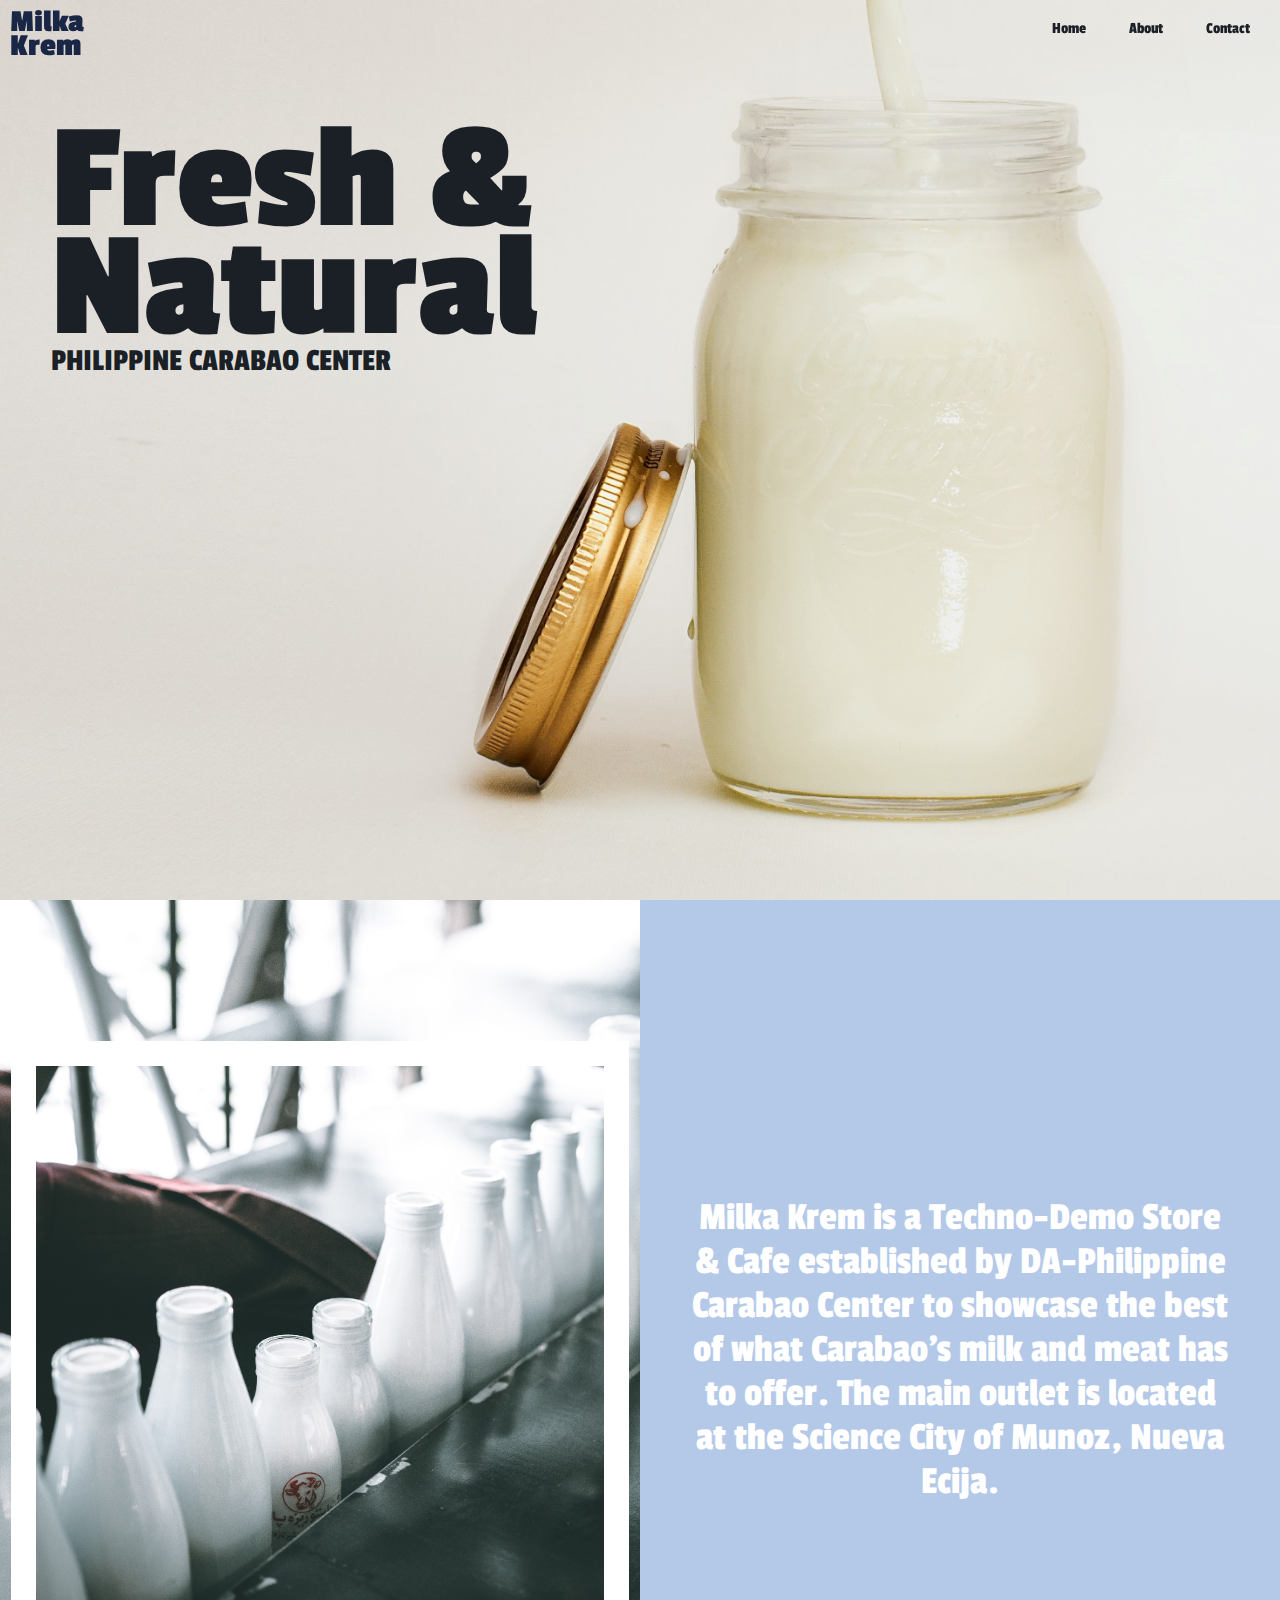
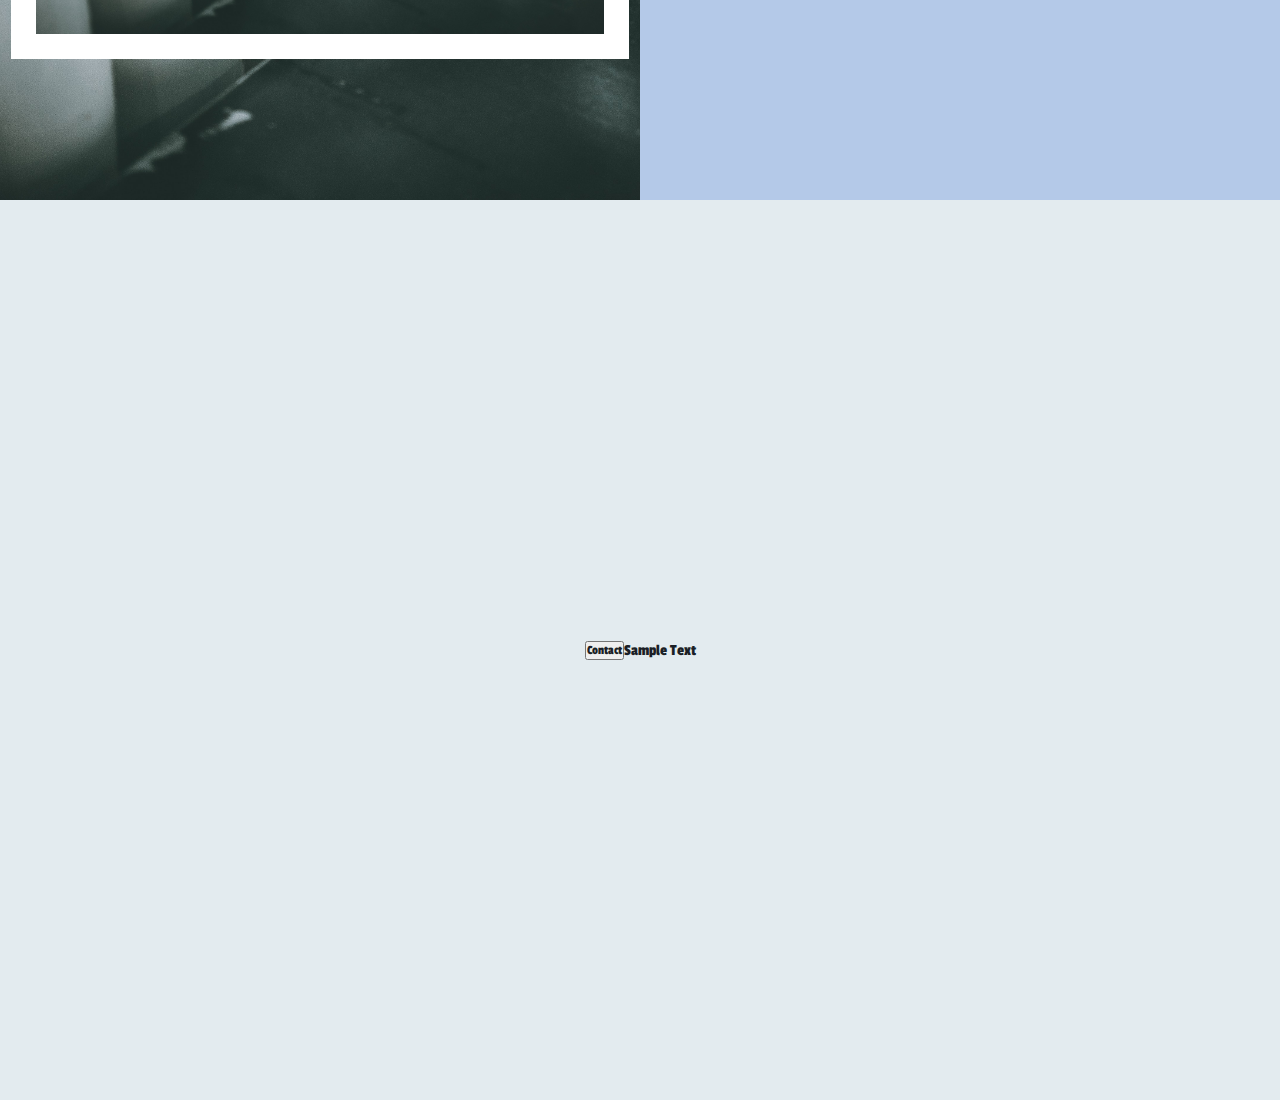
<file: IntechWeb/index.html>
<!DOCTYPE html>

<html>
	<head>
		<meta charset="utf-8">
		<meta name="viewport" content="width=device-width, initial-scale=1">
		<title>Home</title>
		<link rel="stylesheet" type="text/css" href="style.css">
	</head>

	<body>
		<div class="log">
			<h1>Milka<br>Krem</h1></div>
		</div>

		<div class="nav">
			<a href="#a"><p>Home</p></a>
			<a href="#b"><p>About</p></a>
			<a href="#c"><p>Contact</p></a>

			<div class="dropdown">
				<button class="dropbtn"><img src="img/menu.png"></button>
				<div class="dropdown-content">
			      <a href="#a">Home</a>
			      <a href="#b">About</a>
			      <a href="#c">Contact</a>
			    </div>
			</div>
		</div>

		<div class="main" id="a">
			<h1>Fresh &<br>
			Natural</h1>
			<p>PHILIPPINE CARABAO CENTER</p>
		</div>

		<div class="about" id="b">
			<div class="abtimg">
				<img src="img/product.jpg">	
			</div>

			<div class="abtext">
				<p>Milka Krem is a Techno-Demo Store & Cafe established by DA-Philippine Carabao Center to showcase the best of what Carabao's milk and meat has to offer. The main outlet is located at the Science City of Munoz, Nueva Ecija.</p>
			</div>
		</div>
		
		<div class="contact" id="c">
			<div class="cont">
				<button>Contact</button>
			</div>
			<p>Sample Text</p>
		</div>

	</body>

</html>
</file>
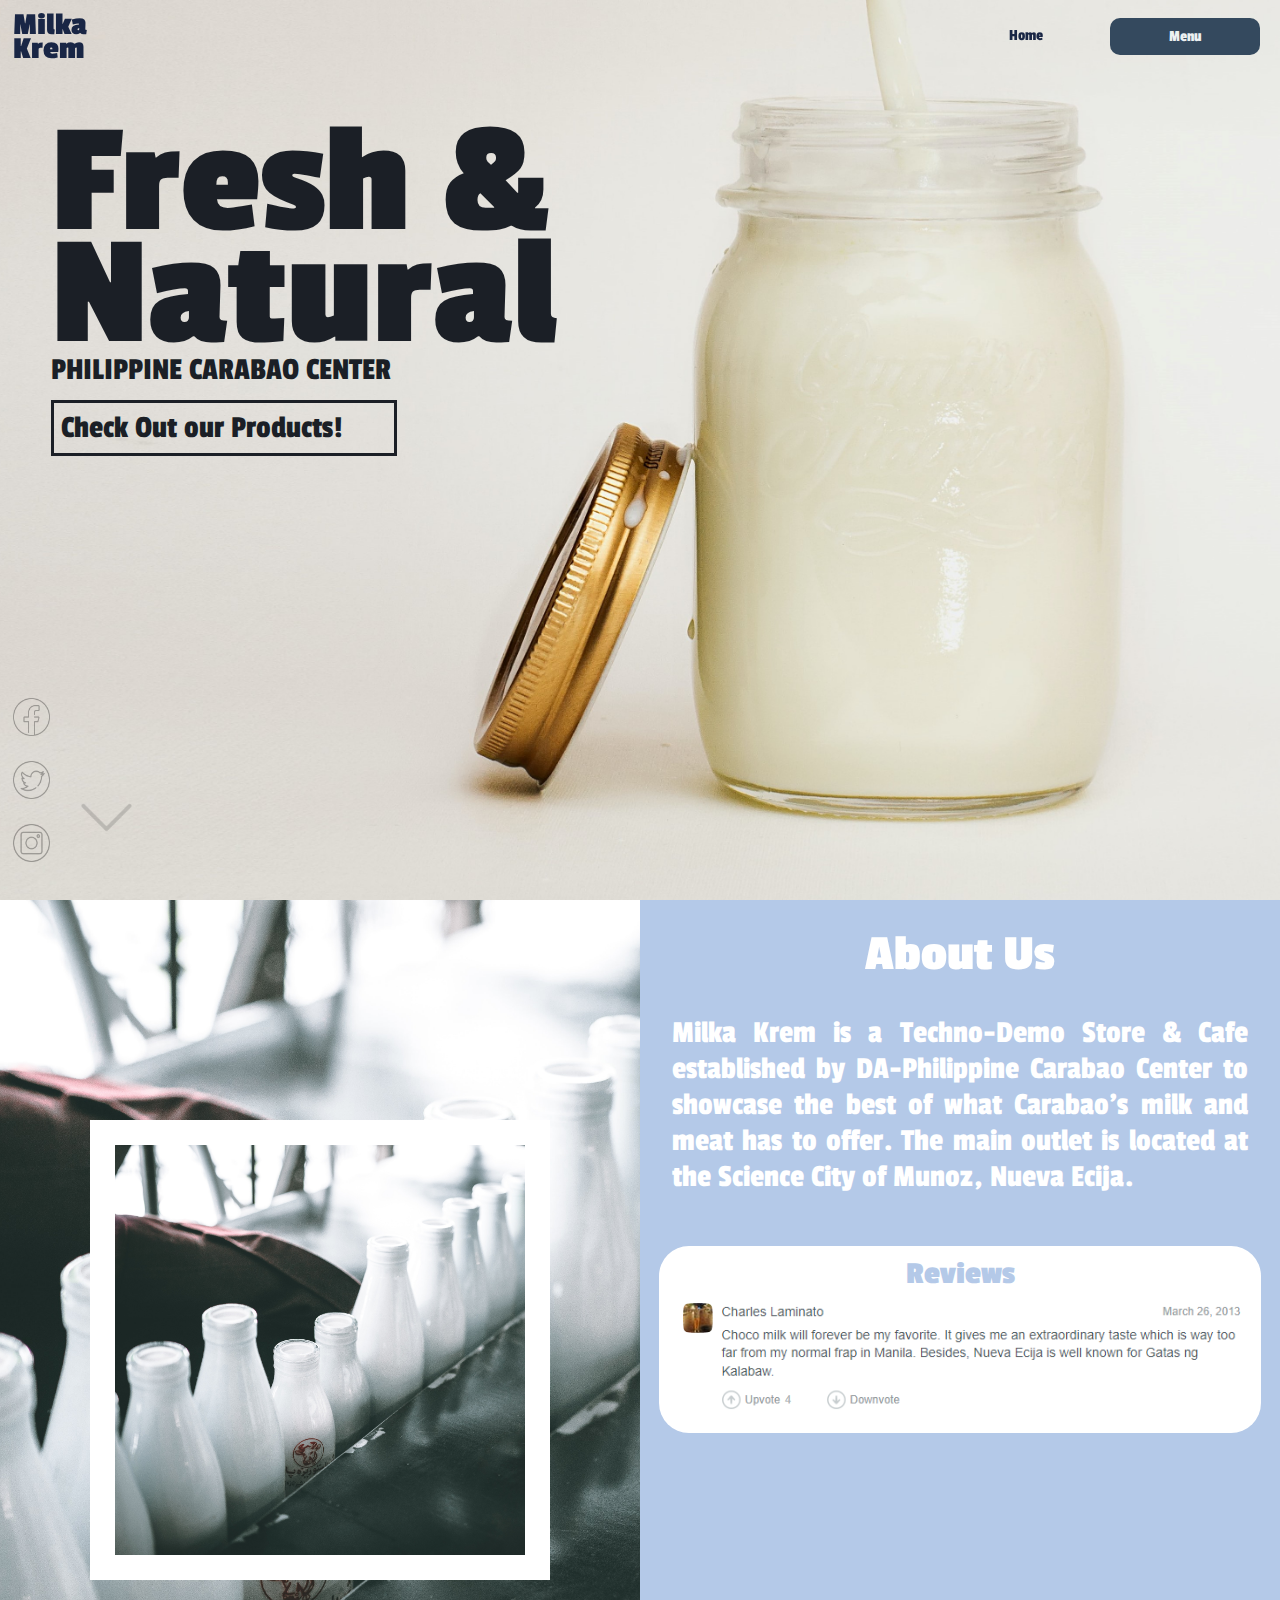
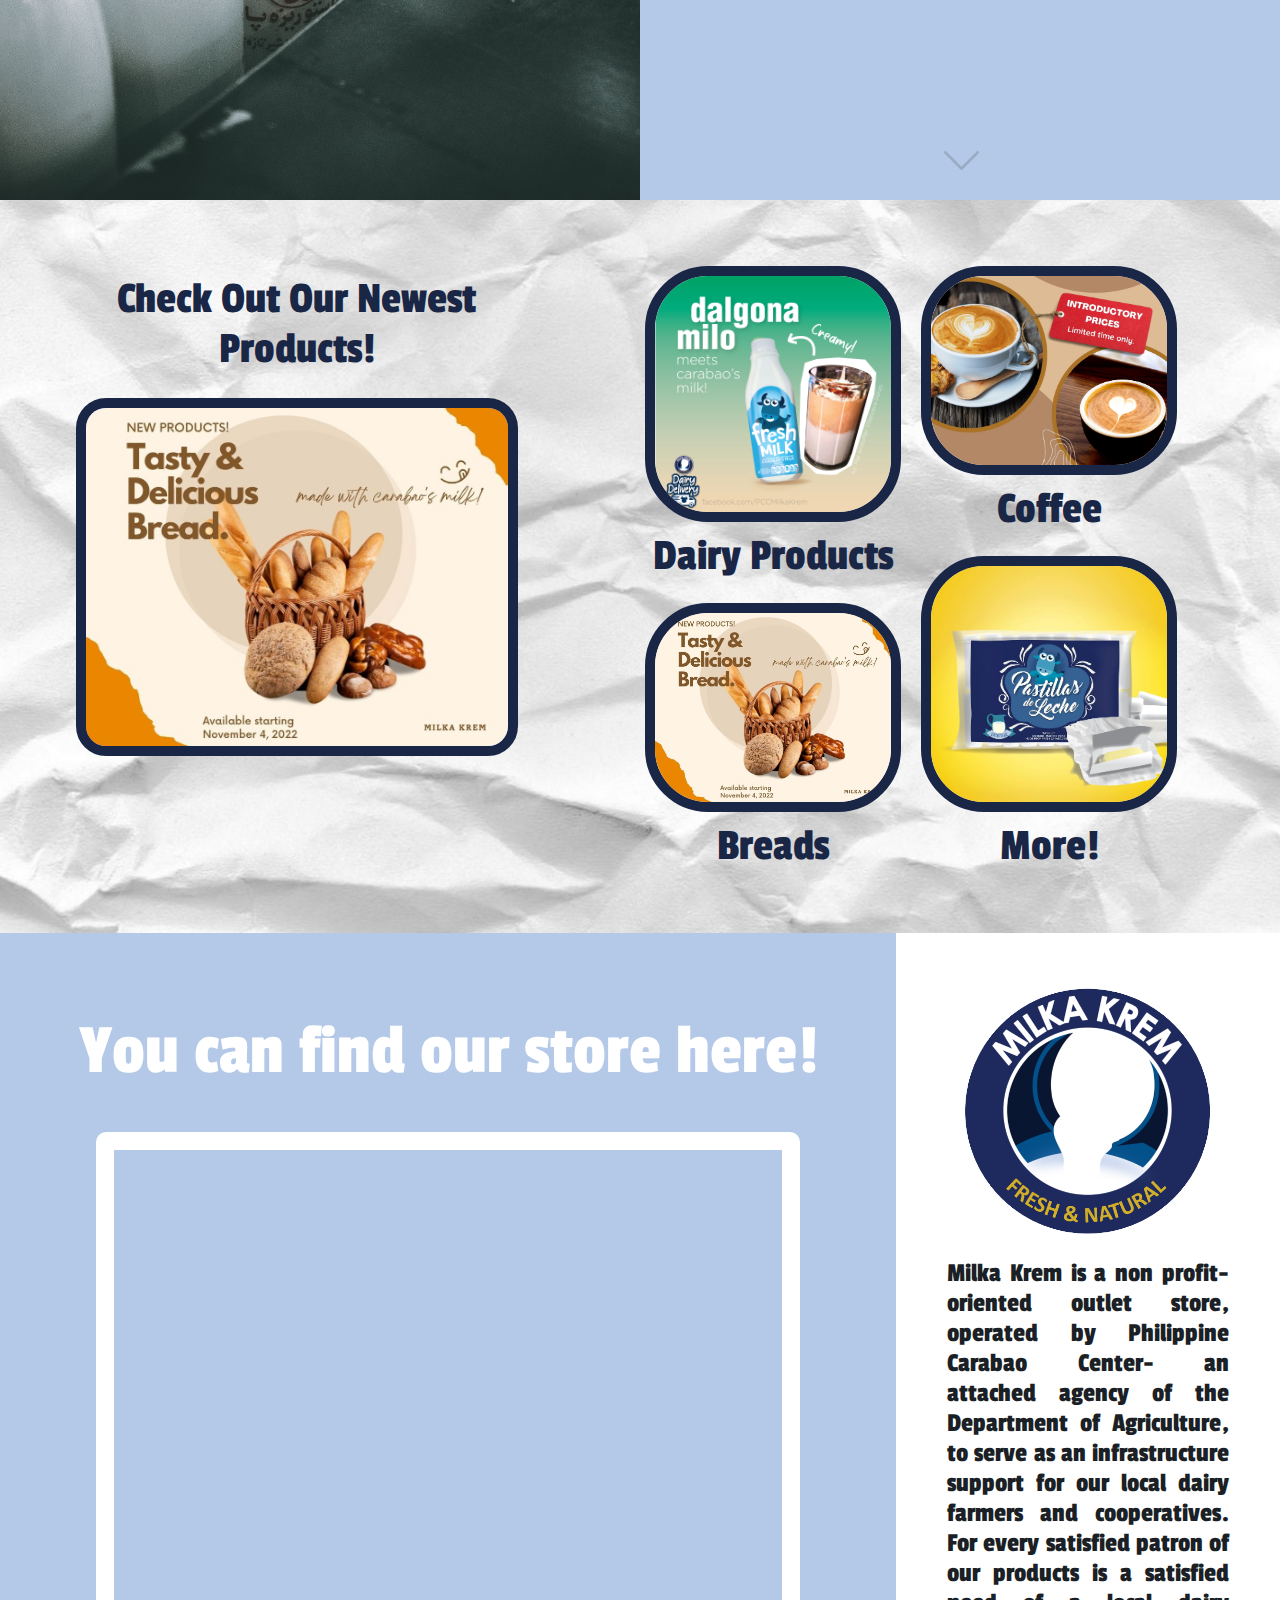
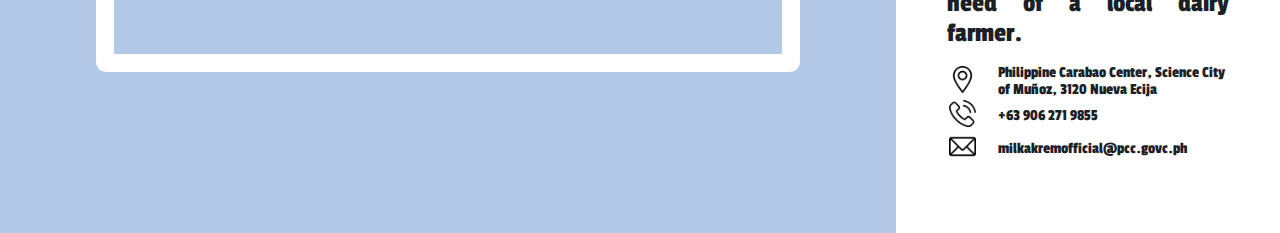
<file: inweb/index.html>
<!DOCTYPE html>

<html>
	<head>
		<meta charset="utf-8">
		<meta name="viewport" content="width=device-width, initial-scale=1">
		<title>Milka Krem</title>
		<link rel="stylesheet" type="text/css" href="style.css">
		<link rel="icon" type="image/x-icon" href="img/logo.png">

	</head>

	<body>

		<div class="log"> 
			<h1>Milka<br>Krem</h1>
		</div>

		<div class="nav">

				  <ul class="drop-down closed">
				    <li><a class="nav-button">Menu</a></li>
				    <li><a href="dairy.html">Dairy</a></li>
				    <li><a href="bread.html">Breads</a></li>
				    <li><a href="coffee.html">Coffee</a></li>
				    <li><a href="other.html">Others</a></li>
				  </ul>

				<a class="home" href="#">Home</a>
		</div>

		<div class="progress-container">
    		<div class="progress-bar" id="myBar"></div>
  		</div>  

		

		<div class="soc">
			<a href=""><img src="img/facebook-logo.png" alt="Facebook"></a>
			<a href=""><img src="img/twitter.png" alt="Twitter"></a>
			<a href=""><img src="img/instagram.png" alt="Instagram"></a>
		</div>

		<div class="main" id="a">
			<h1>Fresh &<br>
			Natural</h1>
			<p>PHILIPPINE CARABAO CENTER</p>

			<div class="shop">
				<a href="#c"><p class="hvrtxt">Check Out our Products!</p></a>
			</div>

			<div class="next">
    			<a href="#b"><img src="img/next.png" alt="Next"></a>
  			</div>
		</div>


		<div class="about" id="b">

			<div class="abtimg">
				<img src="img/product.jpg" alt="Milka Krem Products">	
			</div>

			<div class="abtext">

				<h2>About Us</h2>
				<p>Milka Krem is a Techno-Demo Store & Cafe established by DA-Philippine Carabao Center to showcase the best of what Carabao's milk and meat has to offer. The main outlet is located at the Science City of Munoz, Nueva Ecija.</p>
				

				<div id="review">

					<h1>Reviews</h1>

					<figure>
						<a href="https://foursquare.com/v/milka-krem/4f967abce4b01de572493efe" target="_blank"><img src="img/rev1.png" alt="Customer Reviews"></a>
						<a href="https://foursquare.com/v/milka-krem/4f967abce4b01de572493efe" target="_blank"><img src="img/rev2.png" alt="Customer Reviews"></a>
						<a href="https://foursquare.com/v/milka-krem/4f967abce4b01de572493efe" target="_blank"><img src="img/rev3.png" alt="Customer Reviews"></a>
						<a href="https://foursquare.com/v/milka-krem/4f967abce4b01de572493efe" target="_blank"><img src="img/rev4.png" alt="Customer Reviews"></a>
						<a href="https://foursquare.com/v/milka-krem/4f967abce4b01de572493efe" target="_blank"><img src="img/rev1.png" alt="Customer Reviews"></a>
					</figure>

				</div>

				<div class="next2">
    			<a href="#c"><img src="img/next.png" alt="Next"></a>
  				</div>
			</div>

			

		</div>
		
		<div class="post" id="c">

			<div class="daily">
				<p>Check Out Our Newest Products!</p>

				<div id="slider">
					<figure>
						<img src="img/prod1.jpg" alt="Milka Krem Products">
						<img src="img/prod2.jpg" alt="Milka Krem Products">
						<img src="img/prod3.jpg" alt="Milka Krem Products">
						<img src="img/prod4.jpg" alt="Milka Krem Products">
						<img src="img/prod1.jpg" alt="Milka Krem Products">
					</figure>
				</div>

				
			</div>

			<div class="shoplink">

				<div class="linkset1">
					<a href="dairy.html"><img src="img/milo.jpg" alt="Milka Krem Products"></a>
					<p>Dairy Products</p>
					<br>
					<a href="bread.html"><img src="img/prod1.jpg" alt="Milka Krem Products"></a>
					<p>Breads</p>
				</div>
				<div class="linkset2">
					<a href="coffee.html"><img src="img/coffee.jpg" alt="Milka Krem Products"></a>
					<p>Coffee</p>
					<br>
					<a href="other.html"><img src="img/pastil.jpg" alt="Milka Krem Products"></a>
					<p>More!</p>
				</div>
			</div>

			

		</div>

		<div class="foot">

			<div class="mapimg">
				<p>You can find our store here!</p>
				<iframe src="https://www.google.com/maps/embed?pb=!1m18!1m12!1m3!1d61445.81040274718!2d120.92375039999997!3d15.731916800000002!2m3!1f0!2f0!3f0!3m2!1i1024!2i768!4f13.1!3m3!1m2!1s0x3390d7aa9cef6d49%3A0x66632bb409f701a4!2sMilka%20Krem!5e0!3m2!1sen!2sph!4v1670075408204!5m2!1sen!2sph"allowfullscreen="" loading="lazy" referrerpolicy="no-referrer-when-downgrade"></iframe>
			</div>

			<div class="contact">

				<img src="img/logo.png" alt="Milka Krem Logo">

				<p>Milka Krem is a non profit-oriented outlet store, operated by Philippine Carabao Center- an attached agency of the Department of Agriculture, to serve as an infrastructure support for our local dairy farmers and cooperatives. For every satisfied patron of our products is a satisfied need of a local dairy farmer.</p>

				<table>
                   <tr>	
                       <td class="icon"><img src="img/location.png" alt="Location"></td>
                       <td class="text">Philippine Carabao Center, Science City of Muñoz, 3120 Nueva Ecija</td>
                   </tr> 
                   <tr>
                       <td class="icon"><img src="img/phone-call.png" alt="Phone"></td>
                       <td class="text">+63 906 271 9855</td>
                   </tr>
                   <tr>
                       <td class="icon"><img src="img/email.png" alt="Email"></td>
                       <td class="text">milkakremofficial@pcc.govc.ph</td>
                   </tr>
               </table>

			</div>

		</div>

		<button onclick="topFunction()" id="topbtn" title="Go to top">Top</button>
		<script src="script.js"></script>
	</body>

</html>
</file>
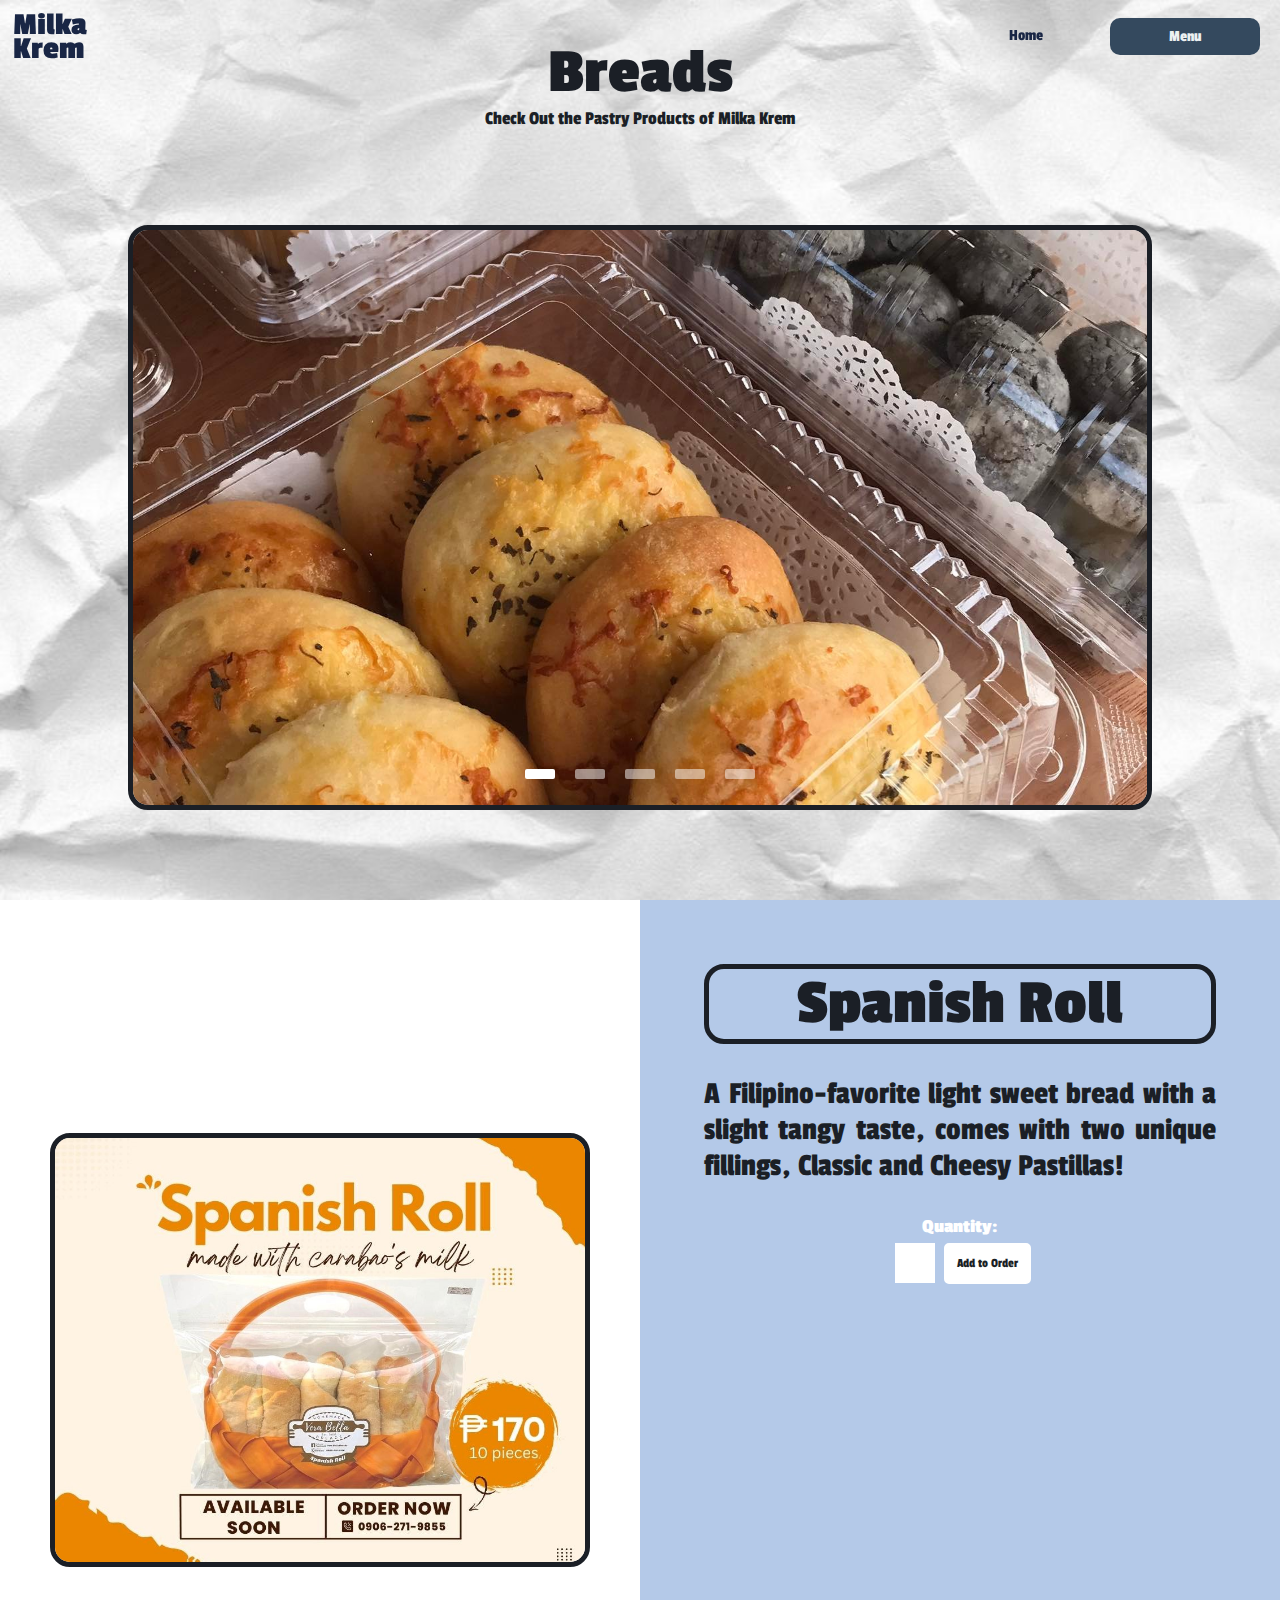
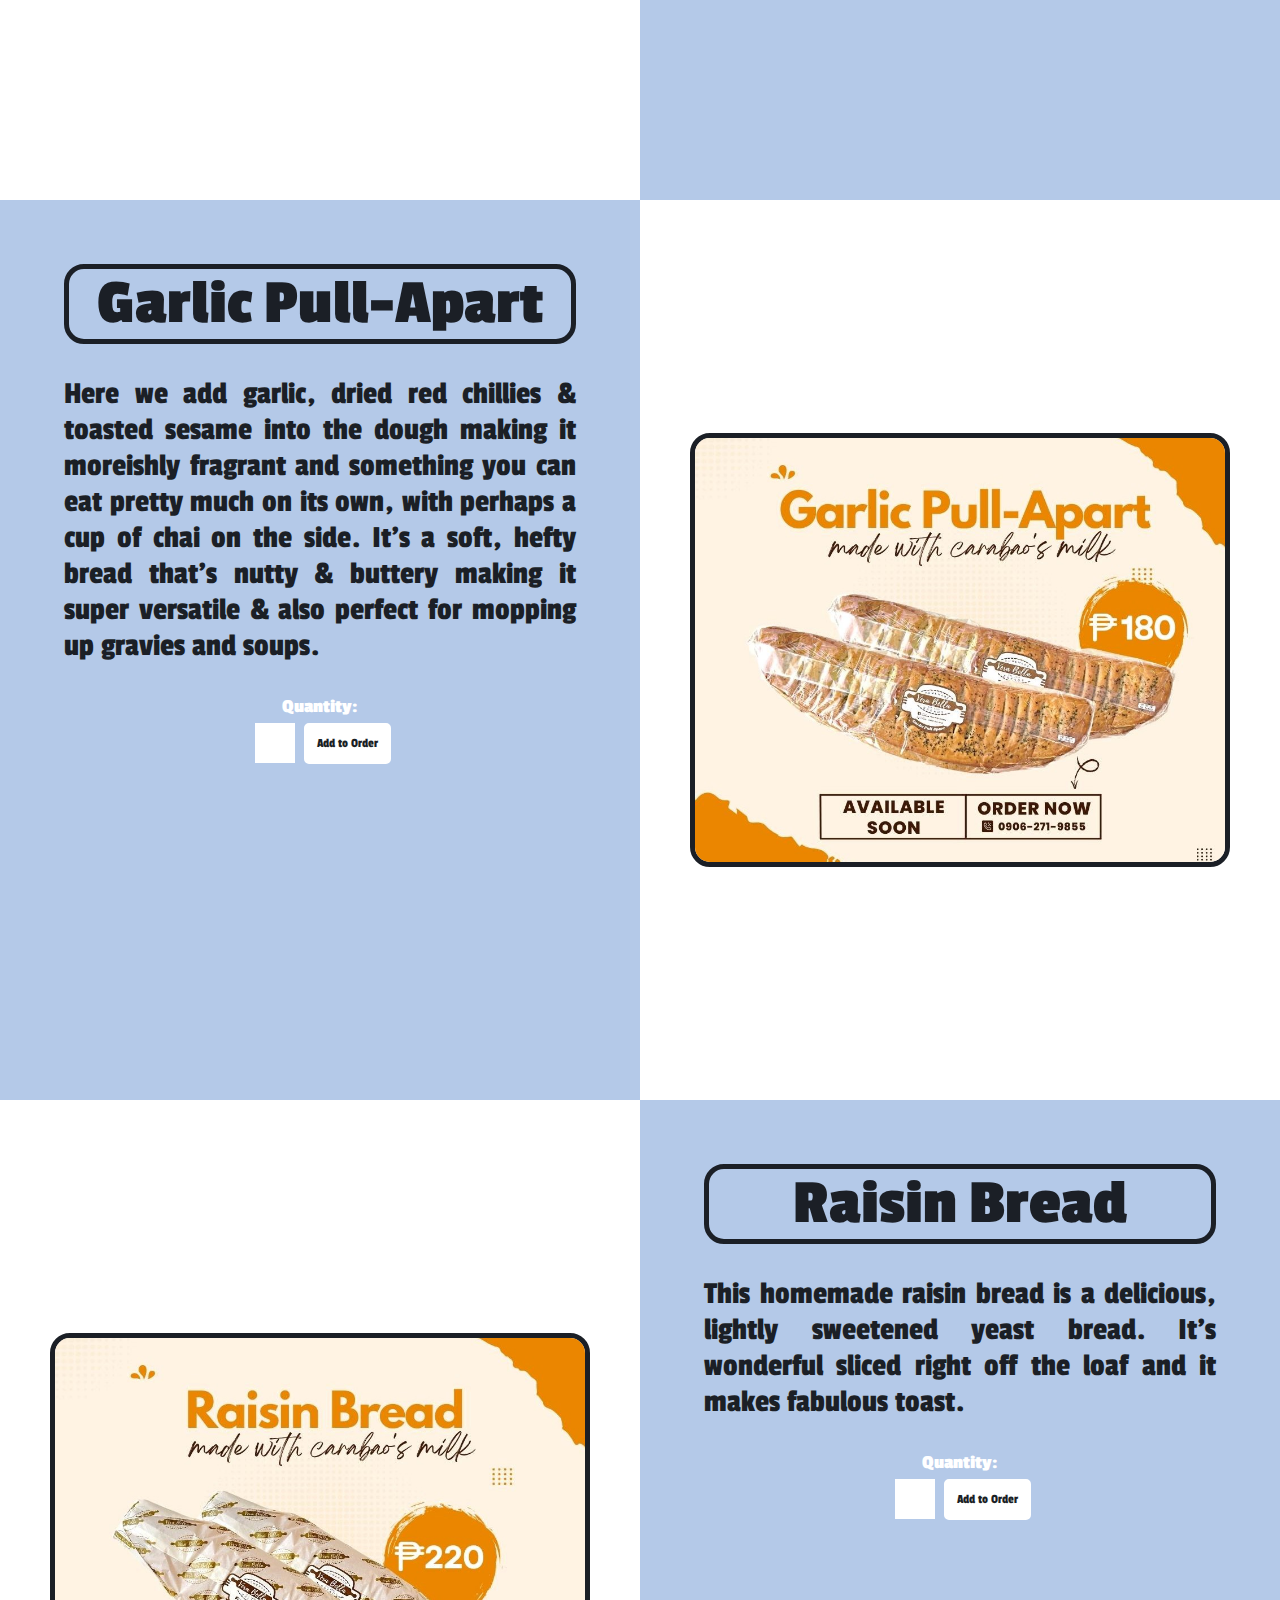
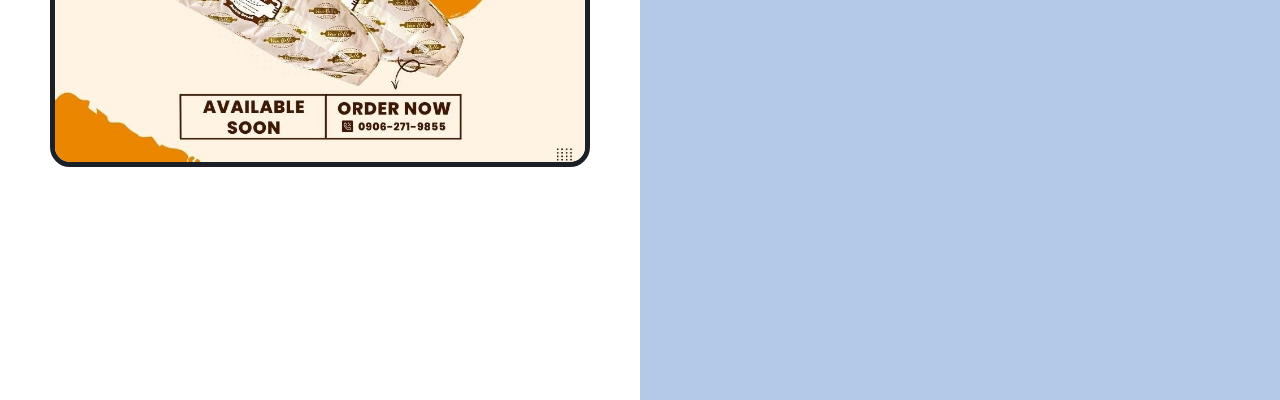
<file: inweb/bread.html>
<!DOCTYPE html>

<html>

	<head>
		<meta charset="utf-8">
		<meta name="viewport" content="width=device-width, initial-scale=1">
		<title>Breads</title>
		<link rel="stylesheet" type="text/css" href="style.css">
		<link rel="stylesheet" type="text/css" href="styleProds.css">
		<link rel="icon" type="image/x-icon" href="img/logo.png">

	</head>

	<body>

		<div class="log"> 
			<h1>Milka<br>Krem</h1>
		</div>

		<div class="nav">

				  <ul class="drop-down closed">
				    <li><a class="nav-button">Menu</a></li>
				    <li><a href="dairy.html">Dairy</a></li>
				    <li><a href="#">Breads</a></li>
				    <li><a href="coffee.html">Coffee</a></li>
				    <li><a href="other.html">Others</a></li>
				  </ul>

				<a class="home" href="index.html">Home</a>

		</div>

		<div class="progress-container">
    		<div class="progress-bar" id="myBar"></div>
  		</div>  

<div class="topprod">
		<div class="dairyh">
			<h1>Breads</h1>
			<p>Check Out the Pastry Products of Milka Krem </p>
		</div>

<div class="slides">
	<div class="carousel">
        <div class="carousel-inner">
            <div class="carousel-item"><img src="img/bread3.jpg"></div>
            <div class="carousel-item"><img src="img/bread4.jpg"></div>
            <div class="carousel-item"><img src="img/bread2.jpg"></div>
            <div class="carousel-item"><img src="img/bread1.jpg"></div>
            <div class="carousel-item"><img src="img/bread6.jpg"></div>
        </div>
        <div class="carousel-controls">
            <span class="prev"></span>
            <span class="next"></span>
        </div>
        <div class="carousel-indicators"></div>
    </div>
</div>

</div>



<div class="dairyprod">

	<div class="imgprod">
		<img src="img/prod2.jpg" data-action="zoom" data-original="img/choco.png" alt="Milka Krem Choco">
	</div>

	<div class="infoprod">
		<h1>Spanish Roll</h1>
		<p>A Filipino-favorite light sweet bread with a slight tangy taste, 
		comes with two unique fillings, Classic and Cheesy Pastillas! </p>
		<h5>Quantity: </h5>
		<input type="number" min="0" max="10" maxlength="2" id="quantity">
		<button type="button" onclick="add()">Add to Order</button>
		<h6 id="show" style="display: none;">Choco Milk</h6>
	</div>

</div>

<div class="dairyprod">

	<div class="infoprod">
		<h1>Garlic Pull-Apart</h1>
		<p>Here we add garlic, dried red chillies & toasted sesame into the dough making it moreishly fragrant and something you can eat pretty much on its own, with perhaps a cup of chai on the side. 
		It's a soft, hefty bread that's nutty & buttery making it super versatile & also perfect for mopping up gravies and soups.</p>
		<h5>Quantity: </h5>
		<input type="number" min="0" max="10" maxlength="2" id="quantity2">
		<button type="button" onclick="add2()">Add to Order</button>
		<h6 id="show2" style="display: none;"></h6>
	</div>

	<div class="imgprod">
		<img src="img/prod3.jpg">
	</div>

</div>

<div class="dairyprod">

	<div class="imgprod">
		<img src="img/prod4.jpg">
	</div>

	<div class="infoprod">
		<h1>Raisin Bread</h1>
		<p>This homemade raisin bread is a delicious, lightly sweetened yeast bread. It's wonderful sliced right off the loaf and it makes fabulous toast.</p>
		<h5>Quantity: </h5>
		<input type="number" min="0" max="10" maxlength="2" id="quantity3">
		<button type="button" onclick="add3()">Add to Order</button>
		<h6 id="show3" style="display: none;"></h6>
	</div>

</div>

	<button onclick="topFunction()" id="topbtn" title="Go to top">Top</button>
    <script src="script.js"></script>


	</body>

</html>
</file>
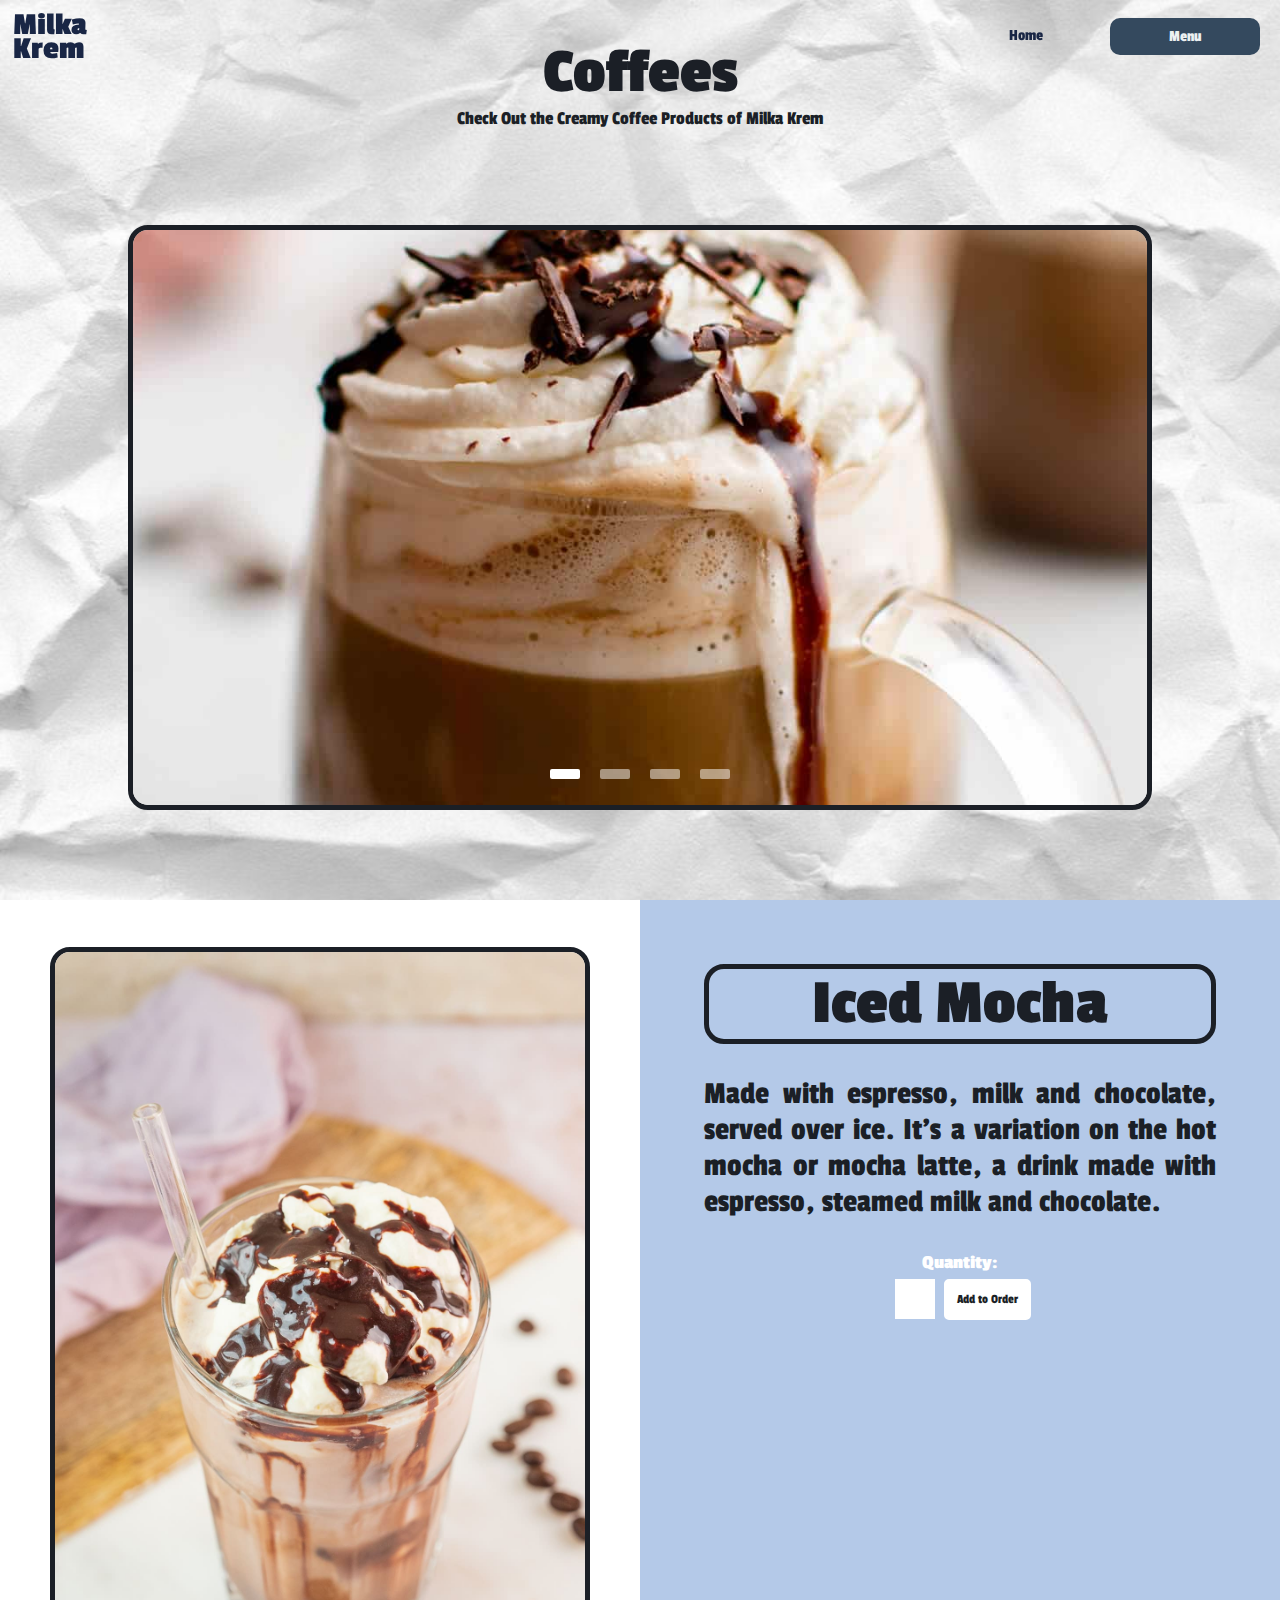
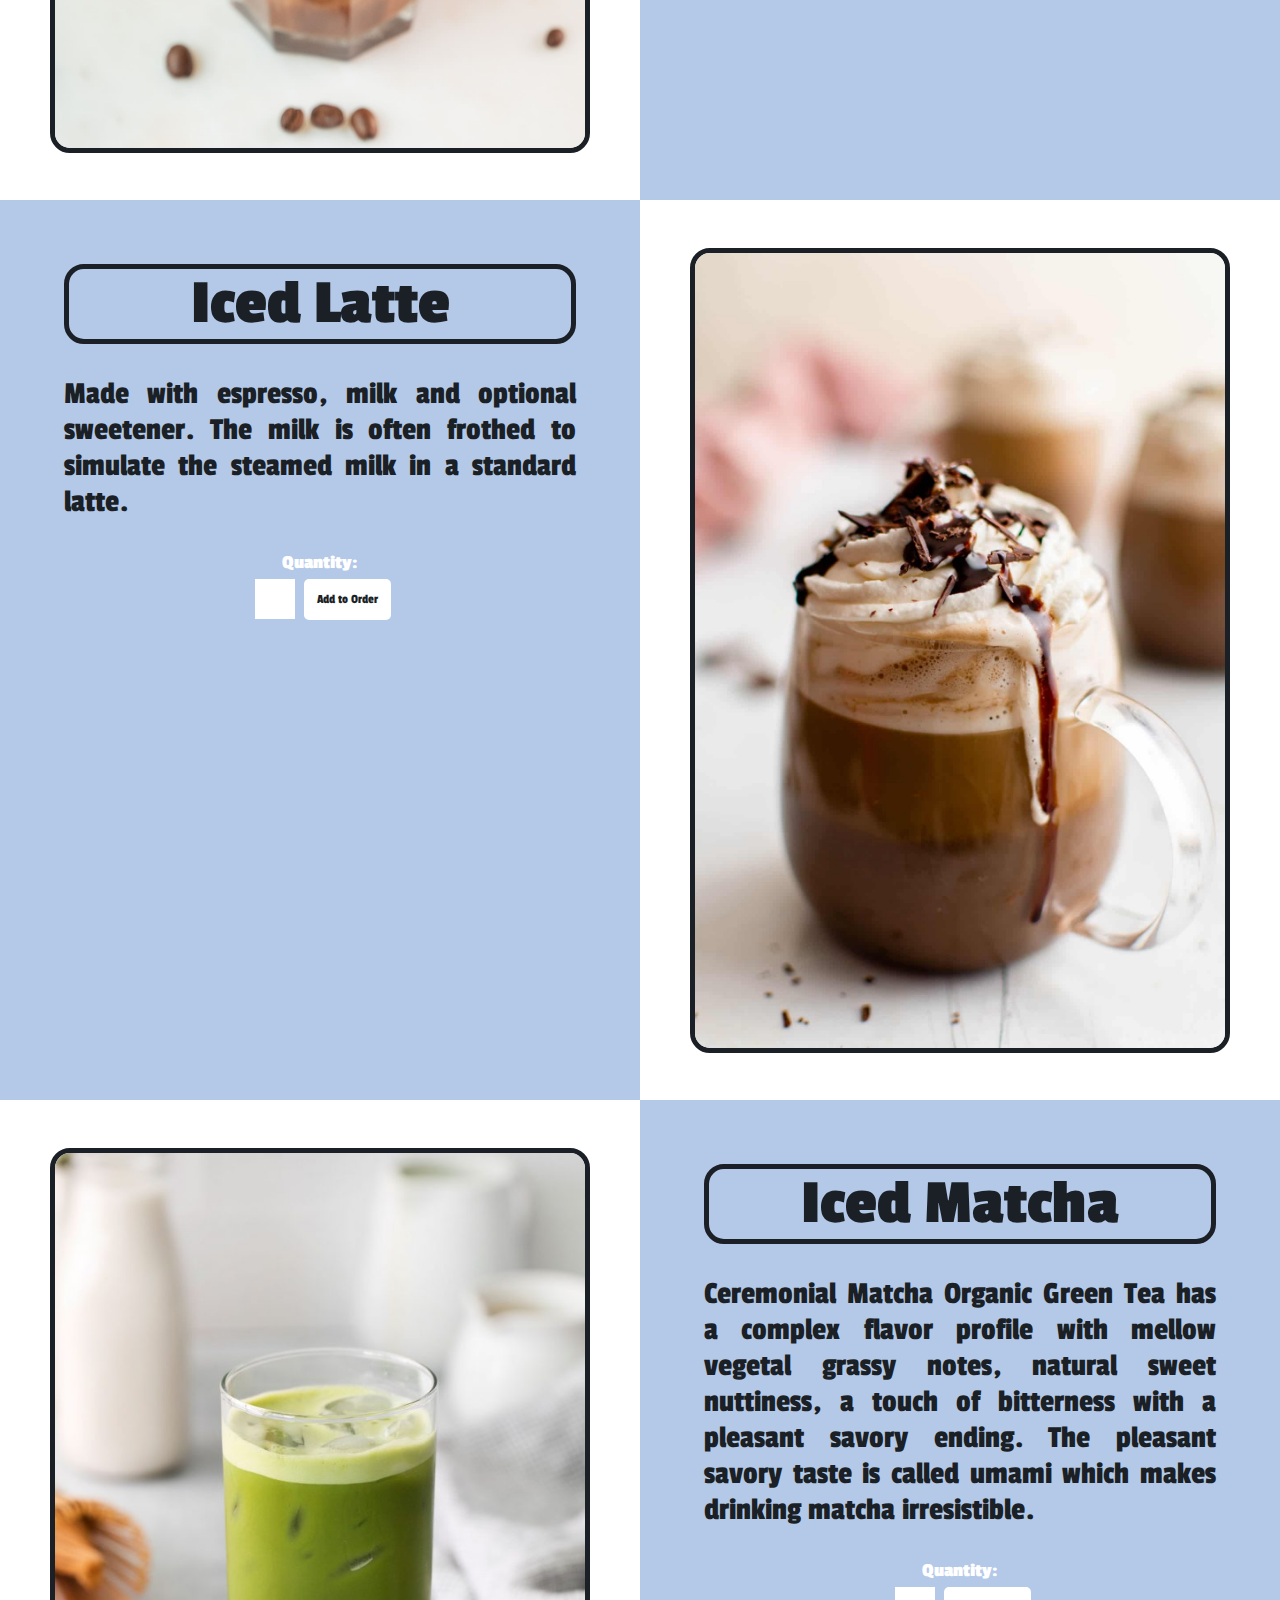
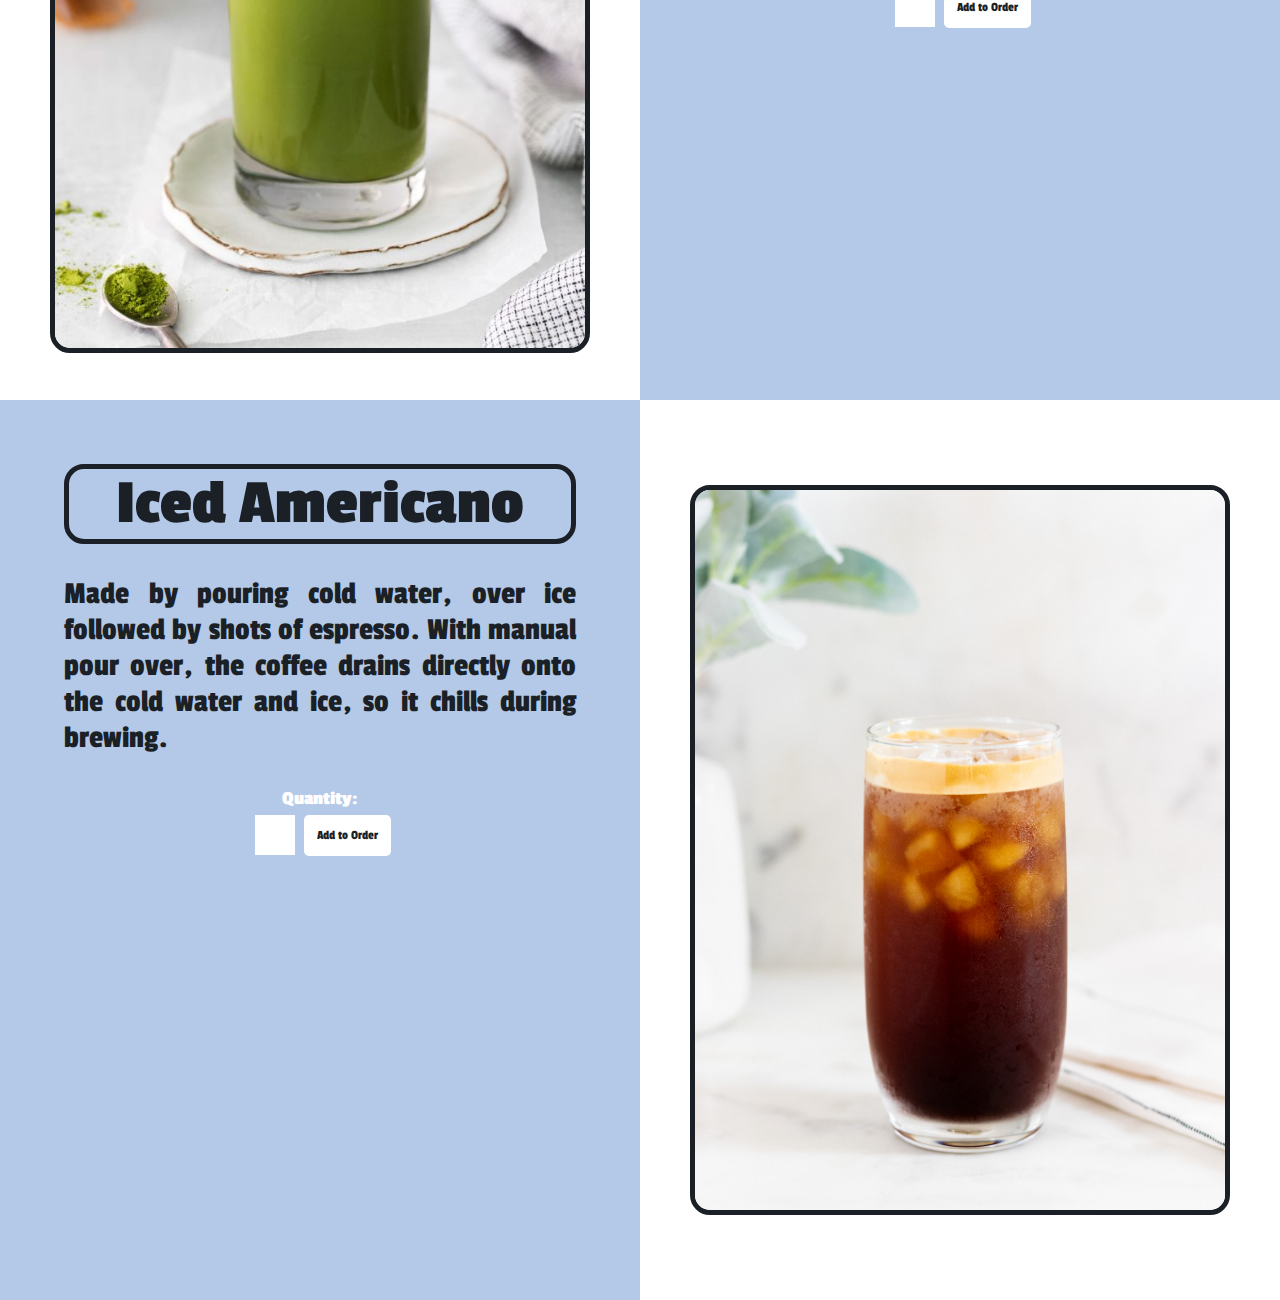
<file: inweb/coffee.html>
<!DOCTYPE html>

<html>

	<head>
		<meta charset="utf-8">
		<meta name="viewport" content="width=device-width, initial-scale=1">
		<title>Coffees</title>
		<link rel="stylesheet" type="text/css" href="style.css">
		<link rel="stylesheet" type="text/css" href="styleProds.css">
		<link rel="icon" type="image/x-icon" href="img/logo.png">

	</head>

	<body>

		<div class="log"> 
			<h1>Milka<br>Krem</h1>
		</div>

		<div class="nav">

				  <ul class="drop-down closed">
				    <li><a class="nav-button">Menu</a></li>
				    <li><a href="dairy.html">Dairy</a></li>
				    <li><a href="bread.html">Breads</a></li>
				    <li><a href="#">Coffee</a></li>
				    <li><a href="other.html">Others</a></li>
				  </ul>

				<a class="home" href="index.html">Home</a>

		</div>

		<div class="progress-container">
    		<div class="progress-bar" id="myBar"></div>
  		</div>  

<div class="topprod">
		<div class="dairyh">
			<h1>Coffees</h1>
			<p>Check Out the Creamy Coffee Products of Milka Krem </p>
		</div>

<div class="slides">
	<div class="carousel">
        <div class="carousel-inner">
            <div class="carousel-item"><img src="img/latte.jpg"></div>
            <div class="carousel-item"><img src="img/icemocha.jpg"></div>
            <div class="carousel-item"><img src="img/ameri.jpg"></div>
            <div class="carousel-item"><img src="img/matcha.jpg"></div>
        </div>
        <div class="carousel-controls">
            <span class="prev"></span>
            <span class="next"></span>
        </div>
        <div class="carousel-indicators"></div>
    </div>
</div>

</div>



<div class="dairyprod">

	<div class="imgprod">
		<img src="img/icemocha.jpg" data-action="zoom" data-original="img/choco.png" alt="Milka Krem Choco">
	</div>

	<div class="infoprod">
		<h1>Iced Mocha</h1>
		<p>Made with espresso, milk and chocolate, served over ice. It's a variation on the hot mocha or mocha latte, a drink made with espresso, steamed milk and chocolate.</p>
		<h5>Quantity: </h5>
		<input type="number" min="0" max="10" maxlength="2" id="quantity">
		<button type="button" onclick="add()">Add to Order</button>
		<h6 id="show" style="display: none;">Choco Milk</h6>
	</div>

</div>

<div class="dairyprod">

	<div class="infoprod">
		<h1>Iced Latte</h1>
		<p>Made with espresso, milk and optional sweetener. The milk is often frothed to simulate the steamed milk in a standard latte. </p>
		<h5>Quantity: </h5>
		<input type="number" min="0" max="10" maxlength="2" id="quantity2">
		<button type="button" onclick="add2()">Add to Order</button>
		<h6 id="show2" style="display: none;"></h6>
	</div>

	<div class="imgprod">
		<img src="img/latte.jpg">
	</div>

</div>

<div class="dairyprod">

	<div class="imgprod">
		<img src="img/matcha.jpg">
	</div>

	<div class="infoprod">
		<h1>Iced Matcha</h1>
		<p>Ceremonial Matcha Organic Green Tea has a complex flavor profile with mellow vegetal grassy notes, natural sweet nuttiness, a touch of bitterness with a pleasant savory ending. The pleasant savory taste is called umami which makes drinking matcha irresistible.</p>
		<h5>Quantity: </h5>
		<input type="number" min="0" max="10" maxlength="2" id="quantity3">
		<button type="button" onclick="add3()">Add to Order</button>
		<h6 id="show3" style="display: none;"></h6>
	</div>

</div>

<div class="dairyprod">

	<div class="infoprod">
		<h1>Iced Americano</h1>
		<p>Made by pouring cold water, over ice followed by shots of espresso. With manual pour over, the coffee drains directly onto the cold water and ice, so it chills during brewing.</p>
		<h5>Quantity: </h5>
		<input type="number" min="0" max="10" maxlength="2" id="quantity2">
		<button type="button" onclick="add2()">Add to Order</button>
		<h6 id="show2" style="display: none;"></h6>
	</div>

	<div class="imgprod">
		<img src="img/ameri.jpg">
	</div>

</div>

	<button onclick="topFunction()" id="topbtn" title="Go to top">Top</button>
    <script src="script.js"></script>


	</body>

</html>
</file>
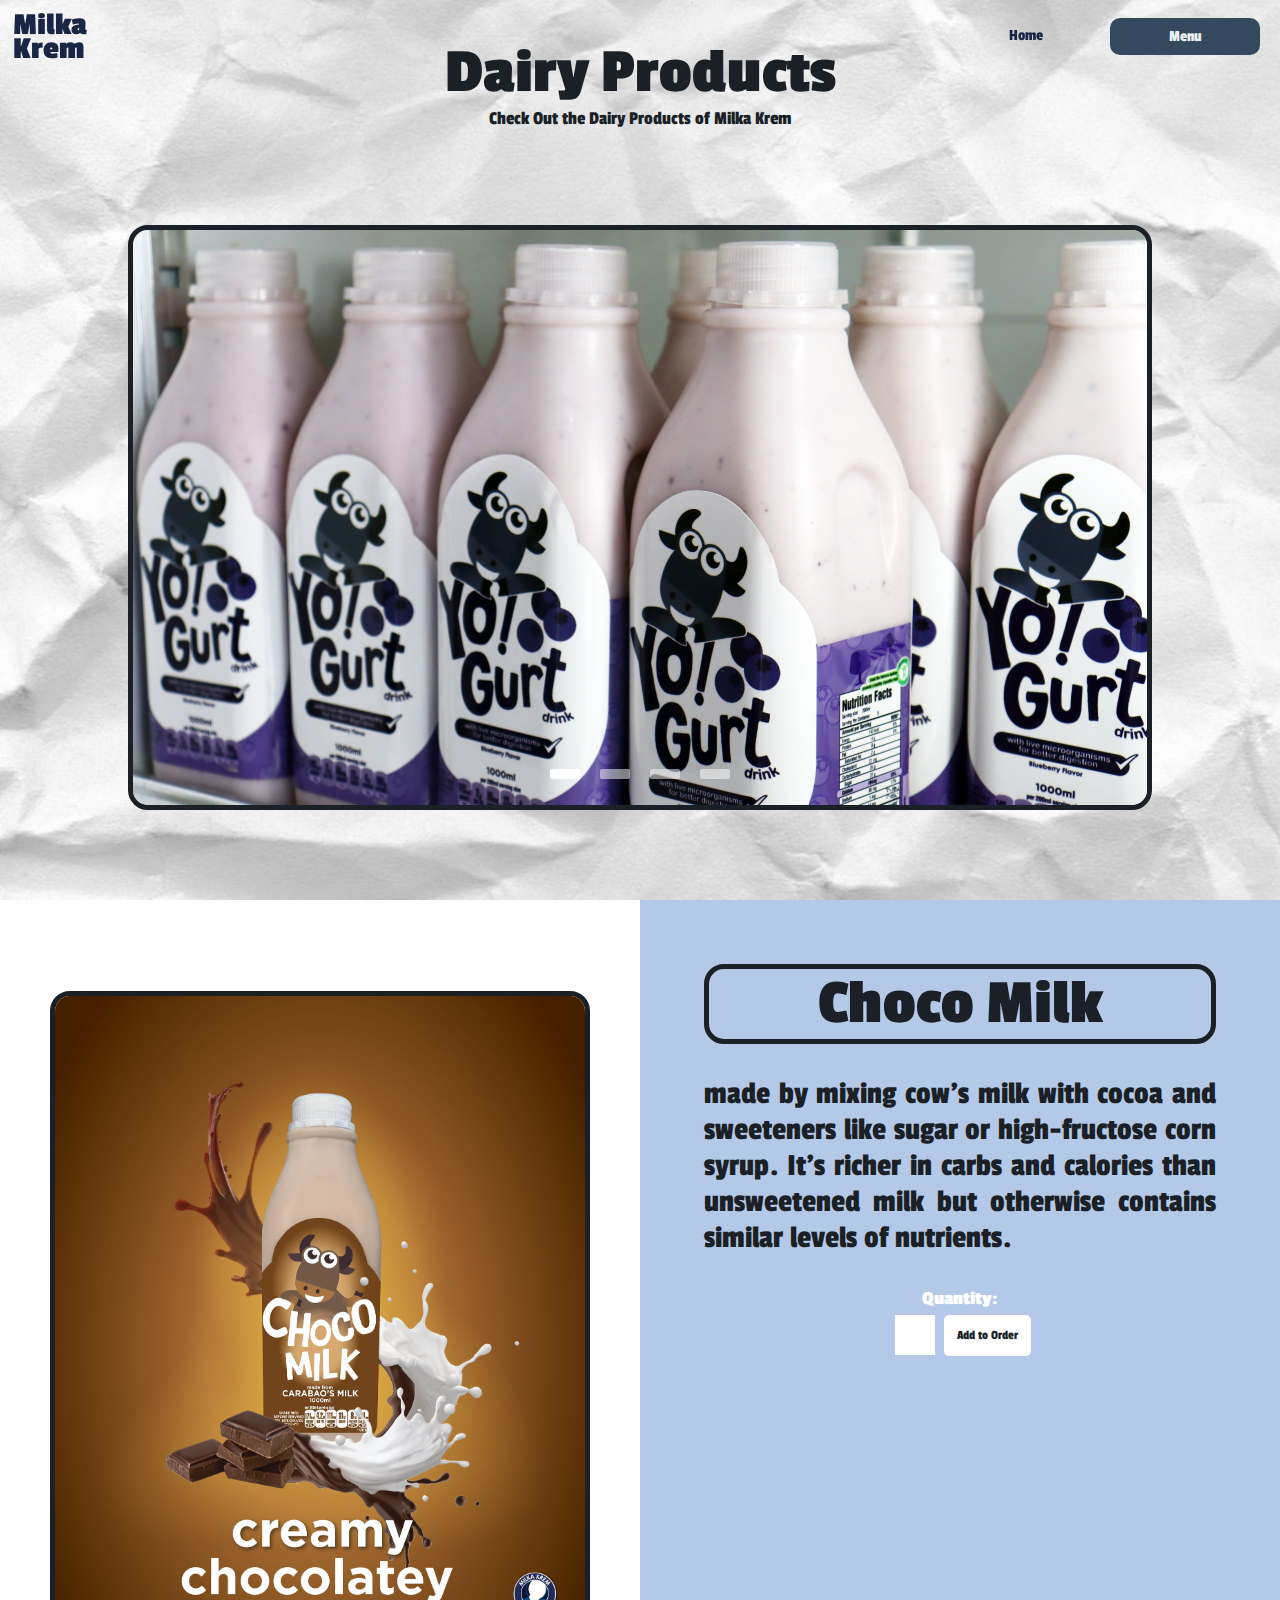
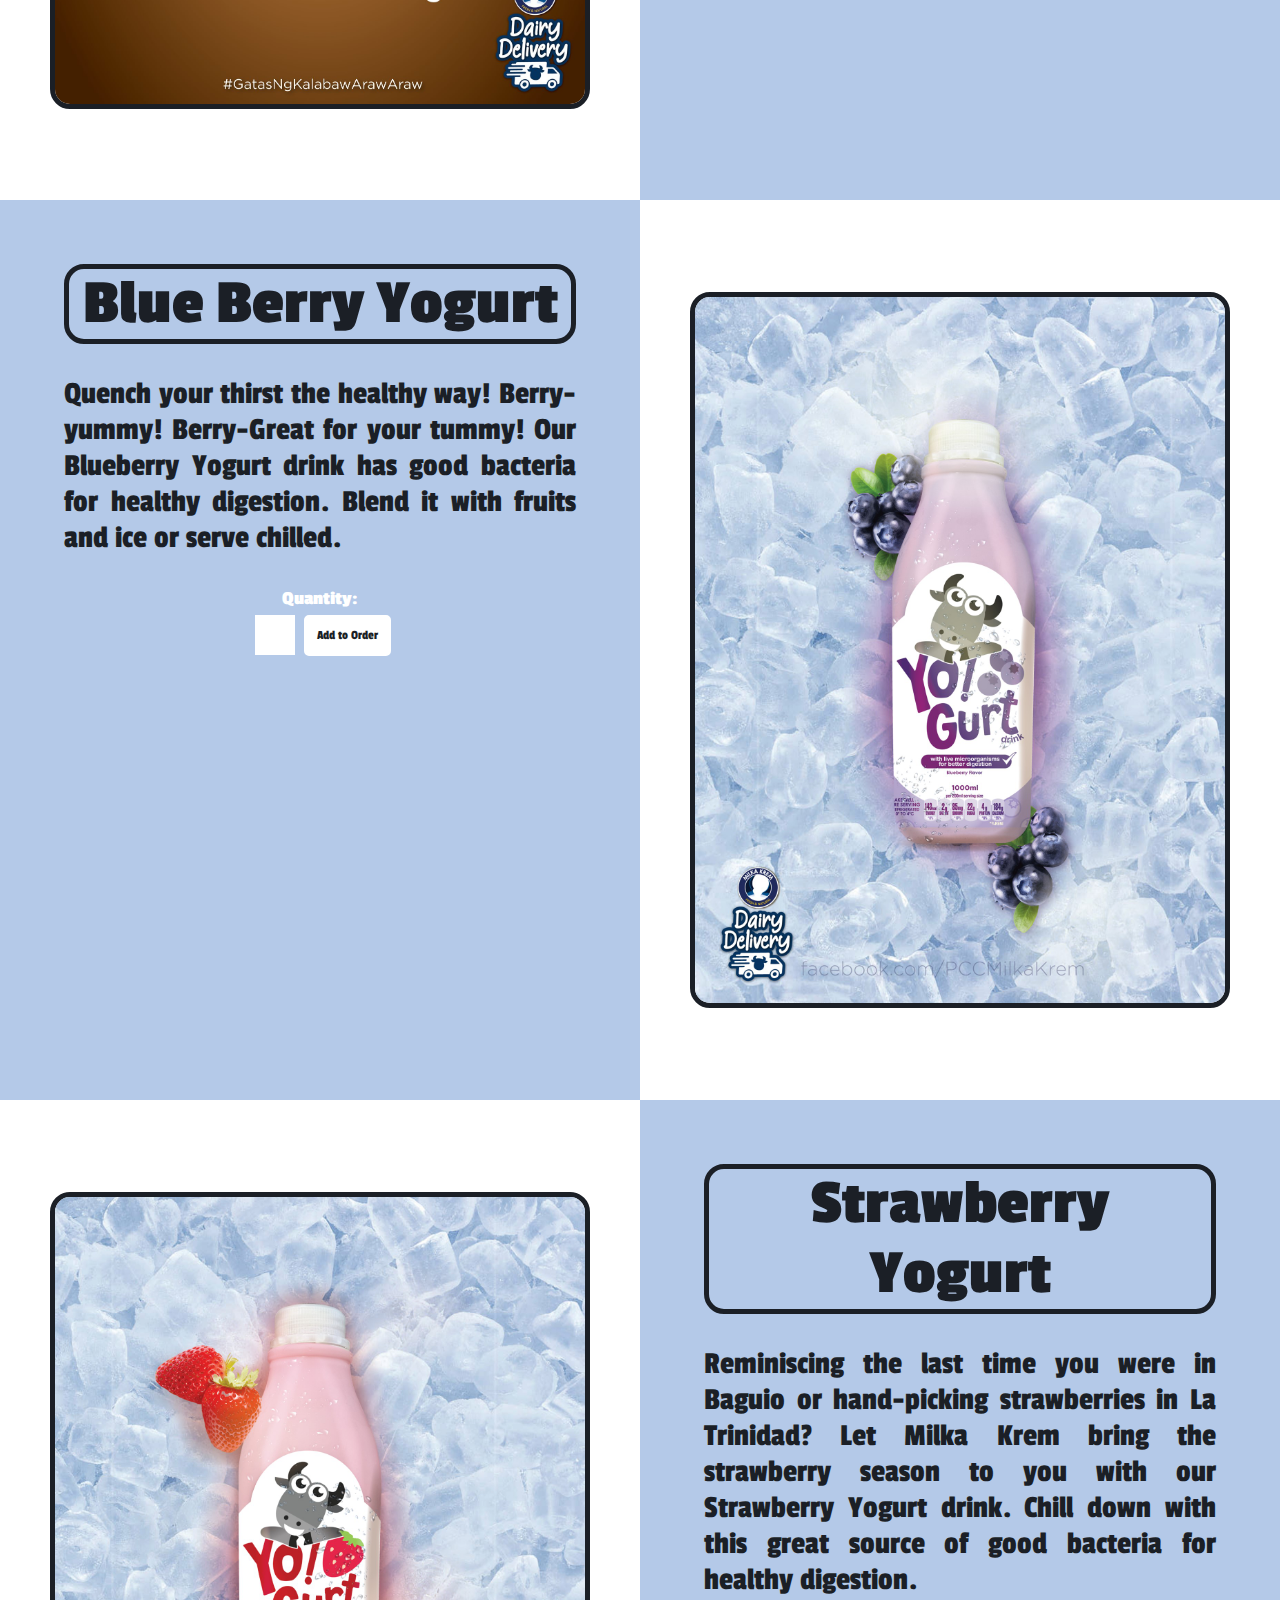
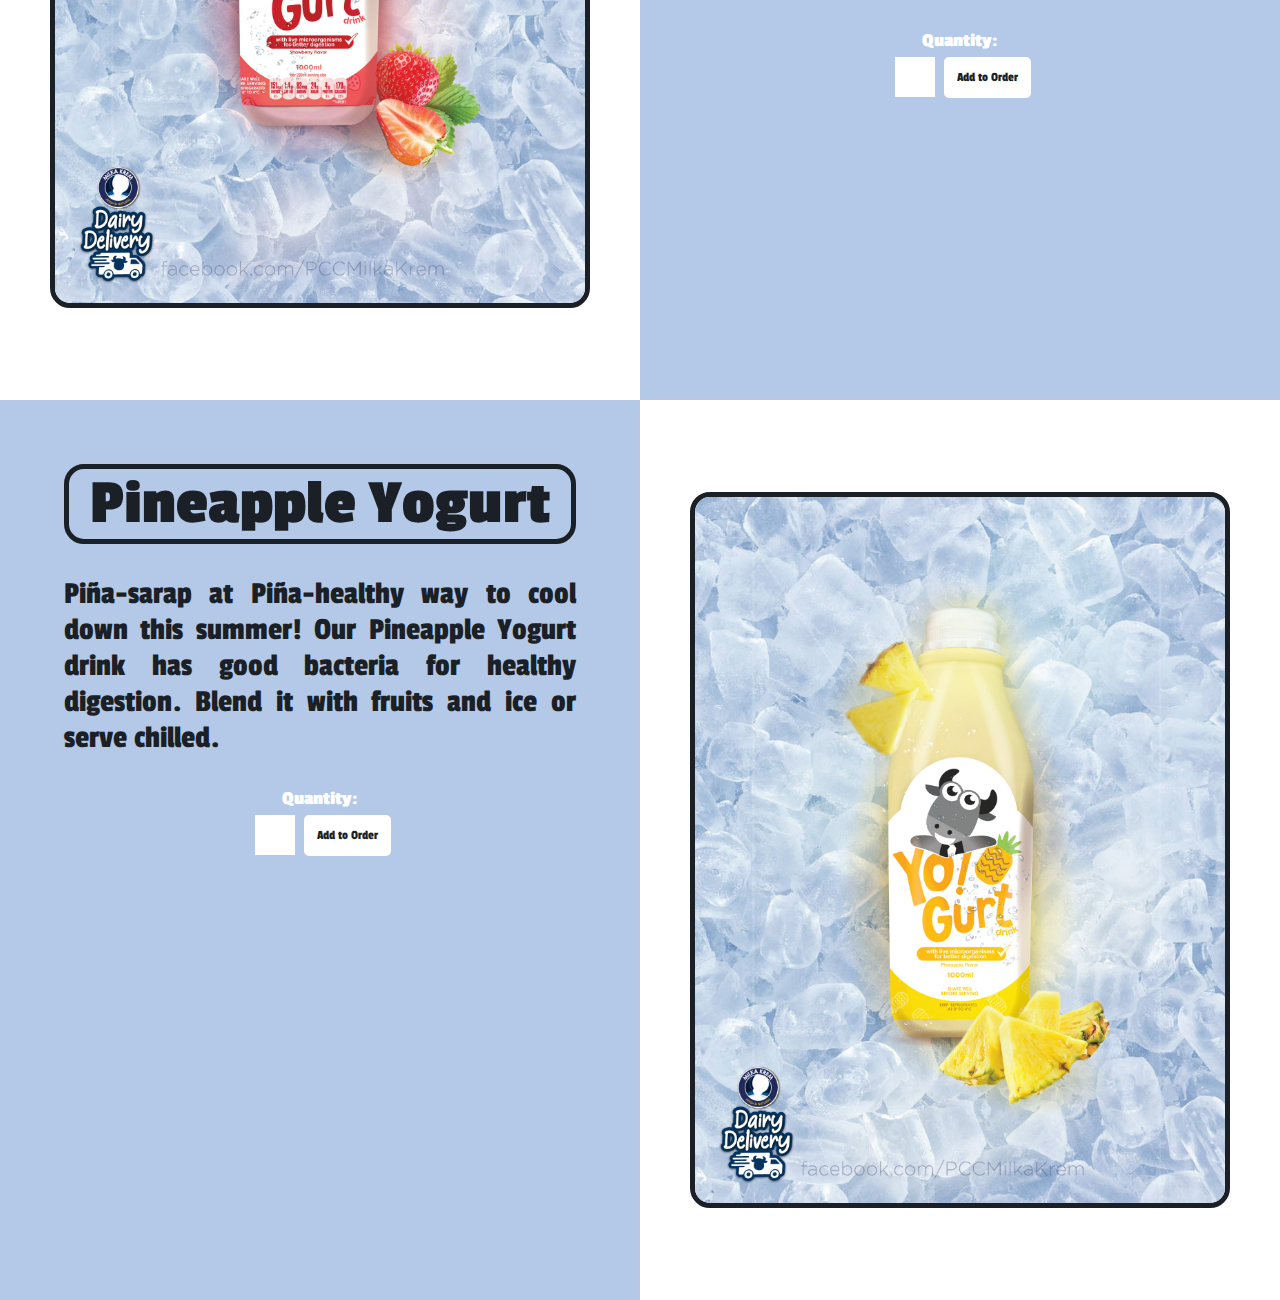
<file: inweb/dairy.html>
<!DOCTYPE html>

<html>

	<head>
		<meta charset="utf-8">
		<meta name="viewport" content="width=device-width, initial-scale=1">
		<title>Dairy</title>
		<link rel="stylesheet" type="text/css" href="style.css">
		<link rel="stylesheet" type="text/css" href="styleProds.css">
		<link rel="icon" type="image/x-icon" href="img/logo.png">

	</head>

	<body>

		<div class="log"> 
			<h1>Milka<br>Krem</h1>
		</div>

		<div class="nav">

				  <ul class="drop-down closed">
				    <li><a class="nav-button">Menu</a></li>
				    <li><a href="#">Dairy</a></li>
				    <li><a href="bread.html">Breads</a></li>
				    <li><a href="coffee.html">Coffee</a></li>
				    <li><a href="other.html">Others</a></li>
				  </ul>

				<a class="home" href="index.html">Home</a>

		</div>

		<div class="progress-container">
    		<div class="progress-bar" id="myBar"></div>
  		</div>  

<div class="topprod">
		<div class="dairyh">
			<h1>Dairy Products</h1>
			<p>Check Out the Dairy Products of Milka Krem </p>
		</div>

<div class="slides">
	<div class="carousel">
        <div class="carousel-inner">
            <div class="carousel-item"><img src="img/grape2.jpg"></div>
            <div class="carousel-item"><img src="img/milk.jpg"></div>
            <div class="carousel-item"><img src="img/pineapple.jpg"></div>
            <div class="carousel-item"><img src="img/chocomilk.jpg"></div>
        </div>
        <div class="carousel-controls">
            <span class="prev"></span>
            <span class="next"></span>
        </div>
        <div class="carousel-indicators"></div>
    </div>
</div>

</div>



<div class="dairyprod">

	<div class="imgprod">
		<img src="img/choco.jpg" data-action="zoom" data-original="img/choco.png" alt="Milka Krem Choco">
	</div>

	<div class="infoprod">
		<h1>Choco Milk</h1>
		<p>made by mixing cow's milk with cocoa and sweeteners like sugar or high-fructose corn syrup. It's richer in carbs and calories than unsweetened milk but otherwise contains similar levels of nutrients.</p>
		<h5>Quantity: </h5>
		<input type="number" min="0" max="10" maxlength="2" id="quantity">
		<button type="button" onclick="add()">Add to Order</button>
		<h6 id="show" style="display: none;">Choco Milk</h6>
	</div>

</div>

<div class="dairyprod">

	<div class="infoprod">
		<h1>Blue Berry Yogurt</h1>
		<p>Quench your thirst the healthy way! Berry-yummy! Berry-Great for your tummy! 
		Our Blueberry Yogurt drink has good bacteria for healthy digestion. Blend it with fruits and ice or serve chilled.</p>
		<h5>Quantity: </h5>
		<input type="number" min="0" max="10" maxlength="2" id="quantity2">
		<button type="button" onclick="add2()">Add to Order</button>
		<h6 id="show2" style="display: none;"></h6>
	</div>

	<div class="imgprod">
		<img src="img/grape.jpg">
	</div>

</div>

<div class="dairyprod">

	<div class="imgprod">
		<img src="img/straw.jpg">
	</div>

	<div class="infoprod">
		<h1>Strawberry Yogurt</h1>
		<p>Reminiscing the last time you were in Baguio or hand-picking strawberries in La Trinidad? Let Milka Krem bring the strawberry season to you with our Strawberry Yogurt drink. 
		Chill down with this great source of good bacteria for healthy digestion.</p>
		<h5>Quantity: </h5>
		<input type="number" min="0" max="10" maxlength="2" id="quantity3">
		<button type="button" onclick="add3()">Add to Order</button>
		<h6 id="show3" style="display: none;"></h6>
	</div>

</div>

<div class="dairyprod">

	<div class="infoprod">
		<h1>Pineapple Yogurt</h1>
		<p>Piña-sarap at Piña-healthy way to cool down this summer! 
		Our Pineapple Yogurt drink has good bacteria for healthy digestion. Blend it with fruits and ice or serve chilled.</p>
		<h5>Quantity: </h5>
		<input type="number" min="0" max="10" maxlength="2" id="quantity4">
		<button type="button" onclick="add4()">Add to Order</button>
		<h6 id="show4" style="display: none;"></h6>
	</div>

	<div class="imgprod">
		<img src="img/yog.jpg">
	</div>

</div>
	<button onclick="topFunction()" id="topbtn" title="Go to top">Top</button>
    <script src="script.js"></script>


	</body>

</html>
</file>
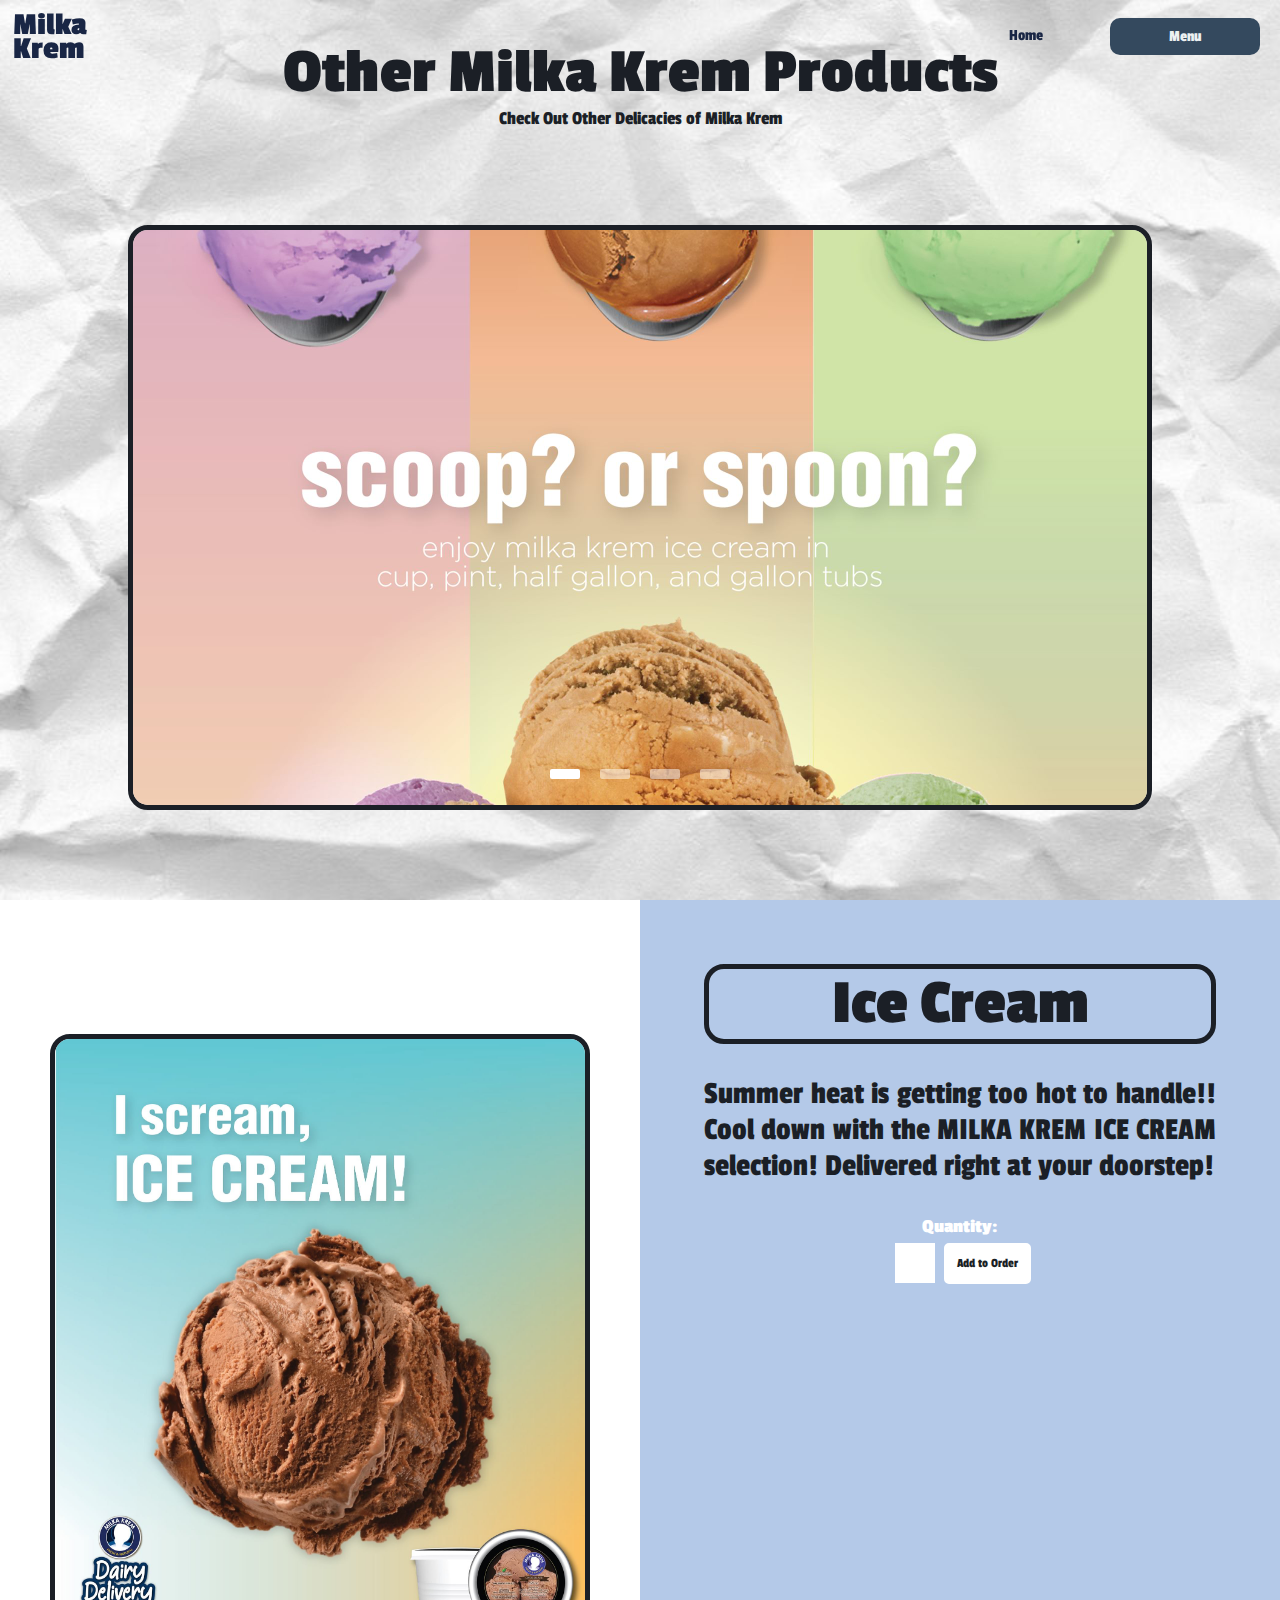
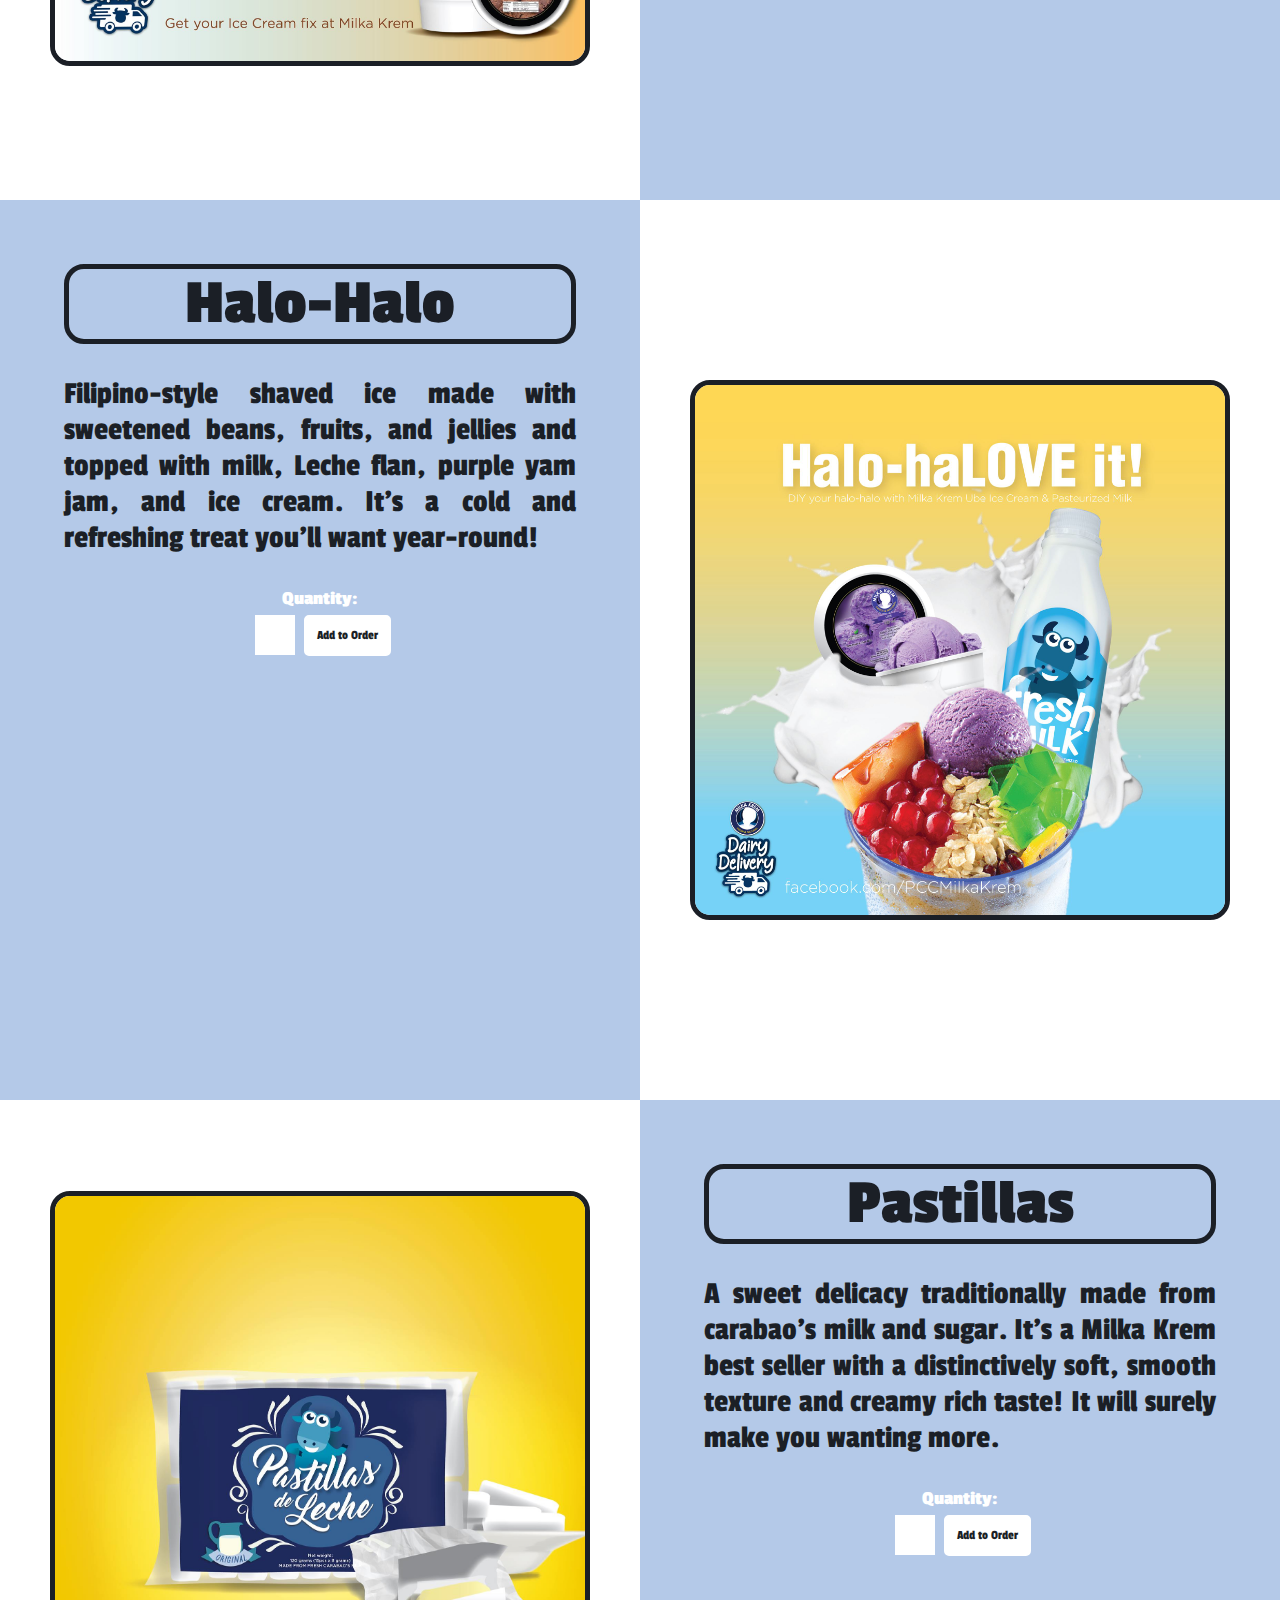
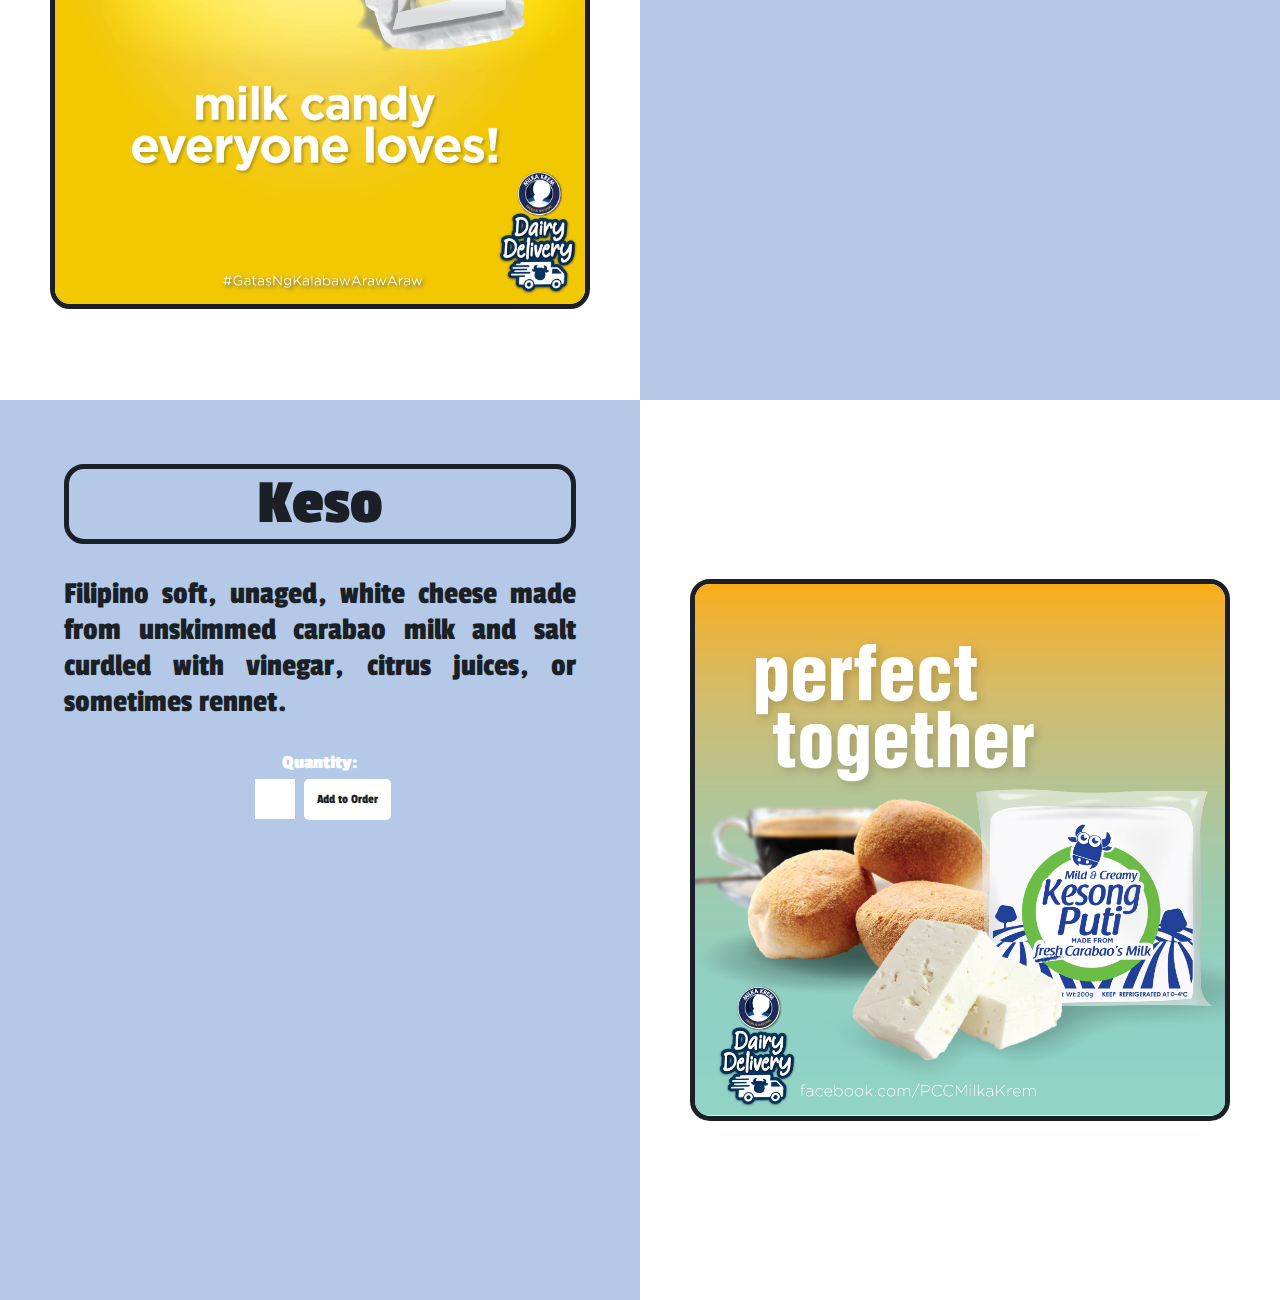
<file: inweb/other.html>
<!DOCTYPE html>

<html>

	<head>
		<meta charset="utf-8">
		<meta name="viewport" content="width=device-width, initial-scale=1">
		<title>Other Delicacies</title>
		<link rel="stylesheet" type="text/css" href="style.css">
		<link rel="stylesheet" type="text/css" href="styleProds.css">
		<link rel="icon" type="image/x-icon" href="img/logo.png">

	</head>

	<body>

		<div class="log"> 
			<h1>Milka<br>Krem</h1>
		</div>

		<div class="nav">

				  <ul class="drop-down closed">
				    <li><a class="nav-button">Menu</a></li>
				    <li><a href="dairy.html">Dairy</a></li>
				    <li><a href="bread.html">Breads</a></li>
				    <li><a href="coffee.html">Coffee</a></li>
				    <li><a href="#">Others</a></li>
				  </ul>

				<a class="home" href="index.html">Home</a>

		</div>

		<div class="progress-container">
    		<div class="progress-bar" id="myBar"></div>
  		</div>  

<div class="topprod">
		<div class="dairyh">
			<h1>Other Milka Krem Products</h1>
			<p>Check Out Other Delicacies of Milka Krem </p>
		</div>

<div class="slides">
	<div class="carousel">
        <div class="carousel-inner">
            <div class="carousel-item"><img src="img/icecream.jpg"></div>
            <div class="carousel-item"><img src="img/kesoputi.jpg"></div>
            <div class="carousel-item"><img src="img/past.jpg"></div>
            <div class="carousel-item"><img src="img/gelato.jpg"></div>
        </div>
        <div class="carousel-controls">
            <span class="prev"></span>
            <span class="next"></span>
        </div>
        <div class="carousel-indicators"></div>
    </div>
</div>

</div>



<div class="dairyprod">

	<div class="imgprod">
		<img src="img/chocoice.jpg" alt="Milka Krem Choco">
	</div>

	<div class="infoprod">
		<h1>Ice Cream</h1>
		<p>Summer heat is getting too hot to handle!! Cool down with the MILKA KREM ICE CREAM selection! Delivered right at your doorstep!</p>
		<h5>Quantity: </h5>
		<input type="number" min="0" max="10" maxlength="2" id="quantity">
		<button type="button" onclick="add()">Add to Order</button>
		<h6 id="show" style="display: none;"></h6>
	</div>

</div>

<div class="dairyprod">

	<div class="infoprod">
		<h1>Halo-Halo</h1>
		<p>Filipino-style shaved ice made with sweetened beans, fruits, and jellies and topped with milk, Leche flan, purple yam jam, and ice cream. It's a cold and refreshing treat you'll want year-round!</p>
		<h5>Quantity: </h5>
		<input type="number" min="0" max="10" maxlength="2" id="quantity2">
		<button type="button" onclick="add2()">Add to Order</button>
		<h6 id="show2" style="display: none;"></h6>
	</div>

	<div class="imgprod">
		<img src="img/halo.jpg">
	</div>

</div>

<div class="dairyprod">

	<div class="imgprod">
		<img src="img/pastillas.jpg">
	</div>

	<div class="infoprod">
		<h1>Pastillas</h1>
		<p>A sweet delicacy traditionally made from carabao's milk and sugar. 
		It's a Milka Krem best seller with a distinctively soft, smooth texture and creamy rich taste! It will surely make you wanting more.</p>
		<h5>Quantity: </h5>
		<input type="number" min="0" max="10" maxlength="2" id="quantity3">
		<button type="button" onclick="add3()">Add to Order</button>
		<h6 id="show3" style="display: none;"></h6>
	</div>

</div>

<div class="dairyprod">

	<div class="infoprod">
		<h1>Keso</h1>
		<p>Filipino soft, unaged, white cheese made from unskimmed carabao milk and salt curdled with vinegar, citrus juices, or sometimes rennet.</p>
		<h5>Quantity: </h5>
		<input type="number" min="0" max="10" maxlength="2" id="quantity4">
		<button type="button" onclick="add4()">Add to Order</button>
		<h6 id="show4" style="display: none;"></h6>
	</div>

	<div class="imgprod">
		<img src="img/keso.jpg">
	</div>

</div>

	<button onclick="topFunction()" id="topbtn" title="Go to top">Top</button>
    <script src="script.js"></script>


	</body>

</html>
</file>
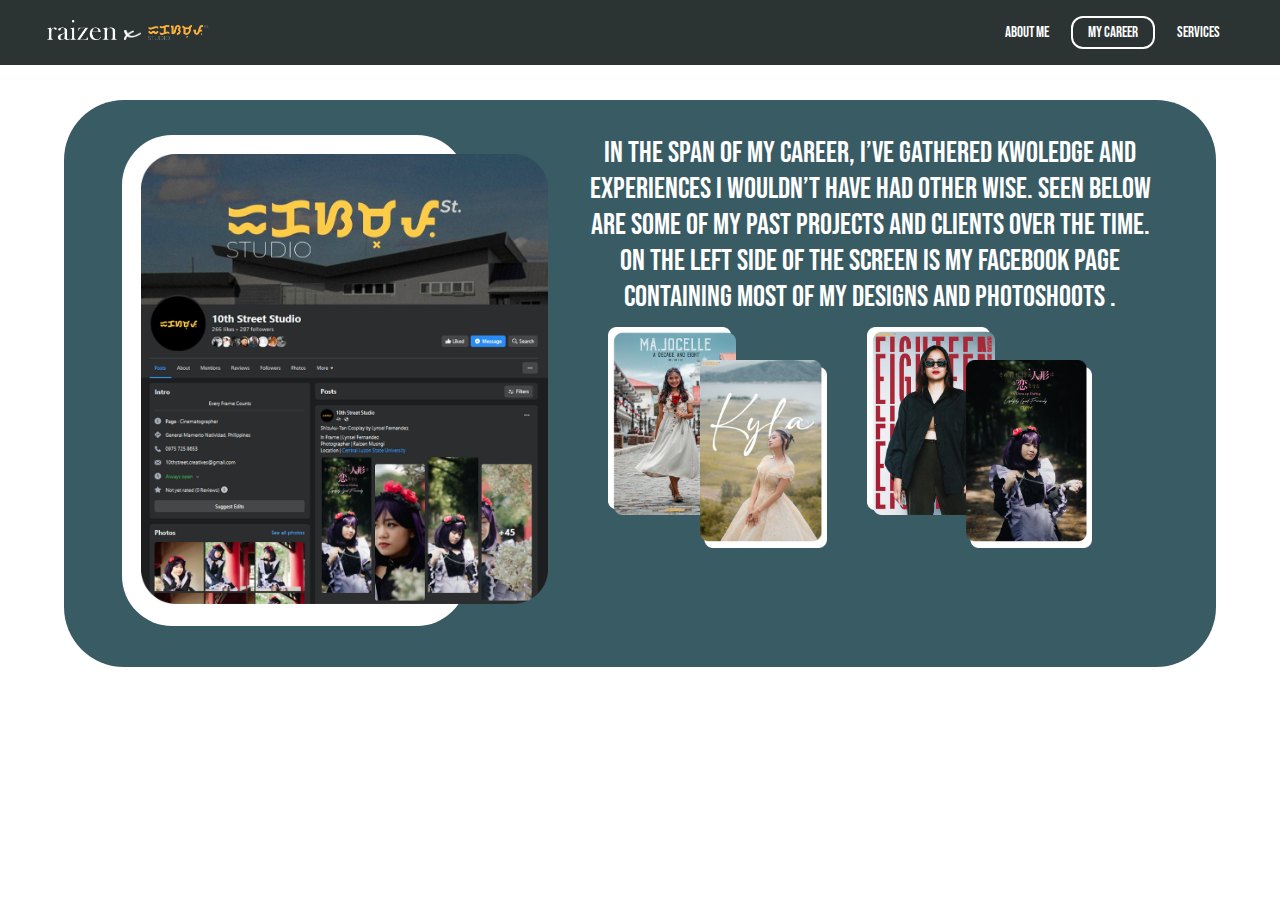
<file: Port/career.html>
<!DOCTYPE html>

<html>
	<head>
		<meta charset="utf-8">
		<meta name="viewport" content="width=device-width, initial-scale=1">
    	<link rel="stylesheet" href="style.css">
  	    <link rel="icon" type="image/x-icon" href="img/x.png">
		<title>My Career</title>
	</head>

	<body>

		<nav>
    		<div class="menu">

      			<div class="logo">

      				<img src="img/raizen.png" height="20vh">        
        			<img src="img/x.png" height="10vh">        
       				<img src="img/STLOGO2.png" height="15vh">        
      			</div>

      		<ul>
        		<li><a href="index.html">About me</a></li>
        		<li><a href="career.html" style="border: solid; border-width: 2px; border-color: white; border-radius: 12px;">My Career</a></li>
        		<li><a href="services.html">Services</a></li>
      		</ul>

    		</div>
  		</nav>

  		<div class="bg2">
  			<div class="whitebg">
  				<a href="https://www.facebook.com/10thstreet.studio" target="_blank"><img src="img/page.png"></a>
  			</div>

  			<div class="mc">
  				<p> in the span of my career, i’ve gathered kwoledge and <br>
					experiences i wouldn’t have had other wise. seen below <br>
					are some of my past projects and clients over the time. <br>
					on the left side of the screen is my facebook page <br>
					containing most of my designs and photoshoots .</p>
  			
  				<img src="img/mc1.png" >
  				<img src="img/mc2.png" style="left: -7%; top: 8%;">
  				<img src="img/mc3.png" style="left: -1%;">
  				<img src="img/mc4.png" style="left: -7%; top: 8%;">

  			</div>


  		</div>

  		<div class="next">
    		<a href="services.html"><img src="img/next.png"></a>
  		</div>

  		<div class="prev">
    		<a href="main.html"><img src="img/next.png"></a>
  		</div>

  		

	</body>

</html>
</file>
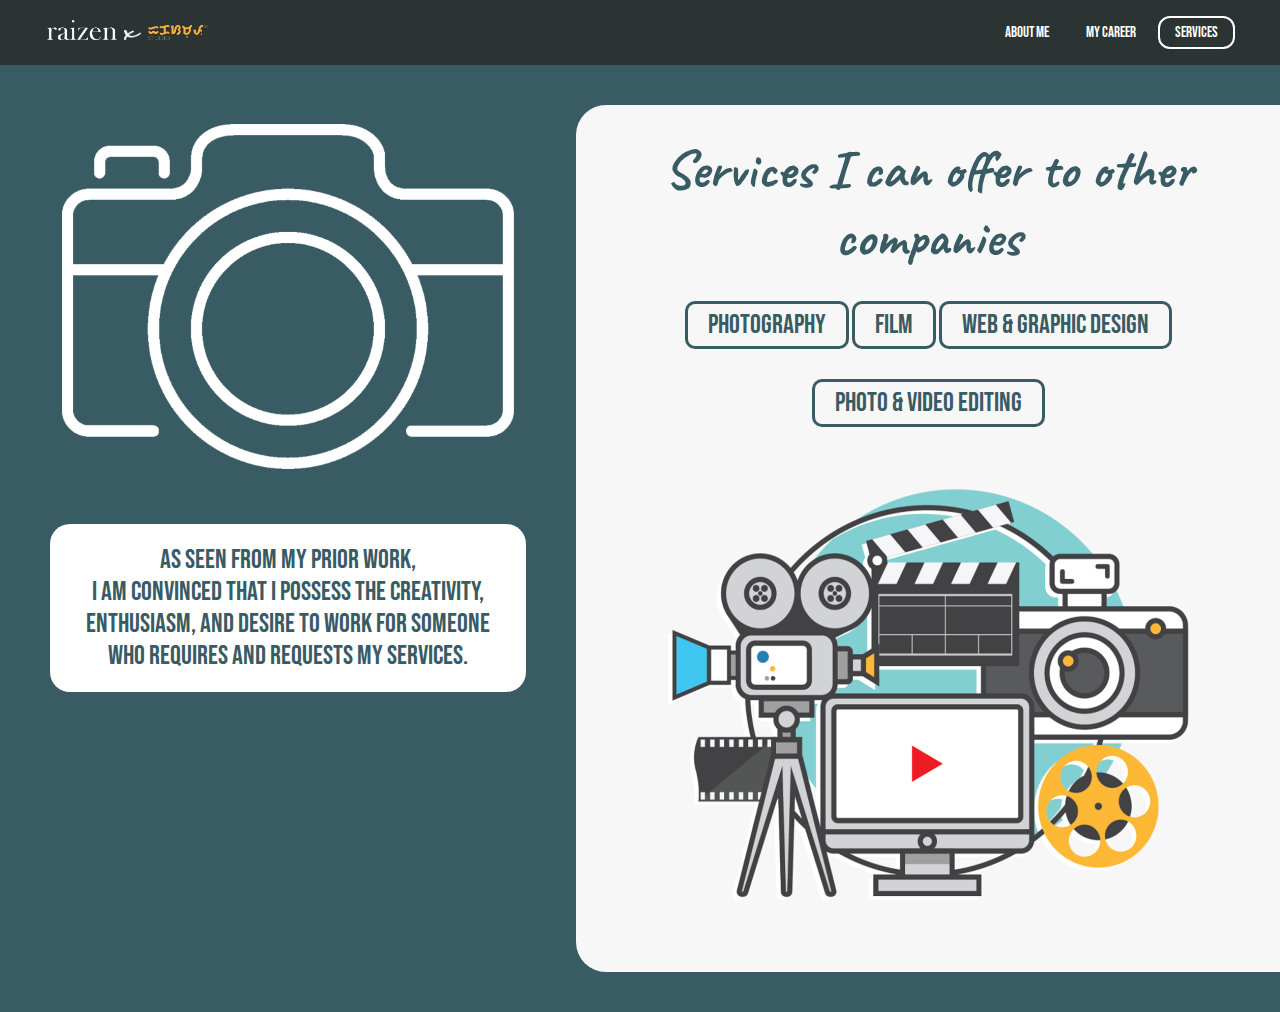
<file: Port/services.html>
<!DOCTYPE html>

<html>

	<head>
		<meta charset="utf-8">
		<meta name="viewport" content="width=device-width, initial-scale=1">
		<link rel="stylesheet" href="style.css">
		<link rel="icon" type="image/x-icon" href="img/x.png">
		<title>Services</title>
	</head>
	
	<body>

		<nav>
    		<div class="menu">

      			<div class="logo">

      				<img src="img/raizen.png" height="20vh">        
        			<img src="img/x.png" height="10vh">        
       				<img src="img/STLOGO2.png" height="15vh">        
      			</div>

      		<ul>
        		<li><a href="index.html">About me</a></li>
        		<li><a href="career.html" >My Career</a></li>
        		<li><a href="services.html" style="border: solid; border-width: 2px; border-color: white; border-radius: 12px;">Services</a></li>
      		</ul>

    		</div>
  		</nav>

  		<div class="serv">

  			<div class="cam">
  				<img src="img/camera.png">
  				<p>As seen from my prior work,<br>
  					I am convinced that I possess the creativity,<br>
  					enthusiasm, and desire to work for someone<br>
  					who requires and requests my services.
  				</p>
  			</div>

  			<div class="offer">
  				<h1>Services I can offer to other companies</h1>
  				<a href="https://en.wikipedia.org/wiki/Photography" target="_blank"><p>Photography</p></a>
  				<a href="https://en.wikipedia.org/wiki/Film" target="_blank"><p>Film</p></a>
  				<a href="https://en.wikipedia.org/wiki/Graphic_design" target="_blank"><p>Web & Graphic Design</p></a>
  				<a href="https://en.wikipedia.org/wiki/Video_editing" target="_blank"><p>Photo & Video Editing</p></a>
  				<img src="img/service.png">
  			</div>
  			
  		</div>

  		<div class="prev">
    		<a href="career.html"><img src="img/next.png"></a>
  		</div>

	</body>

</html>
</file>
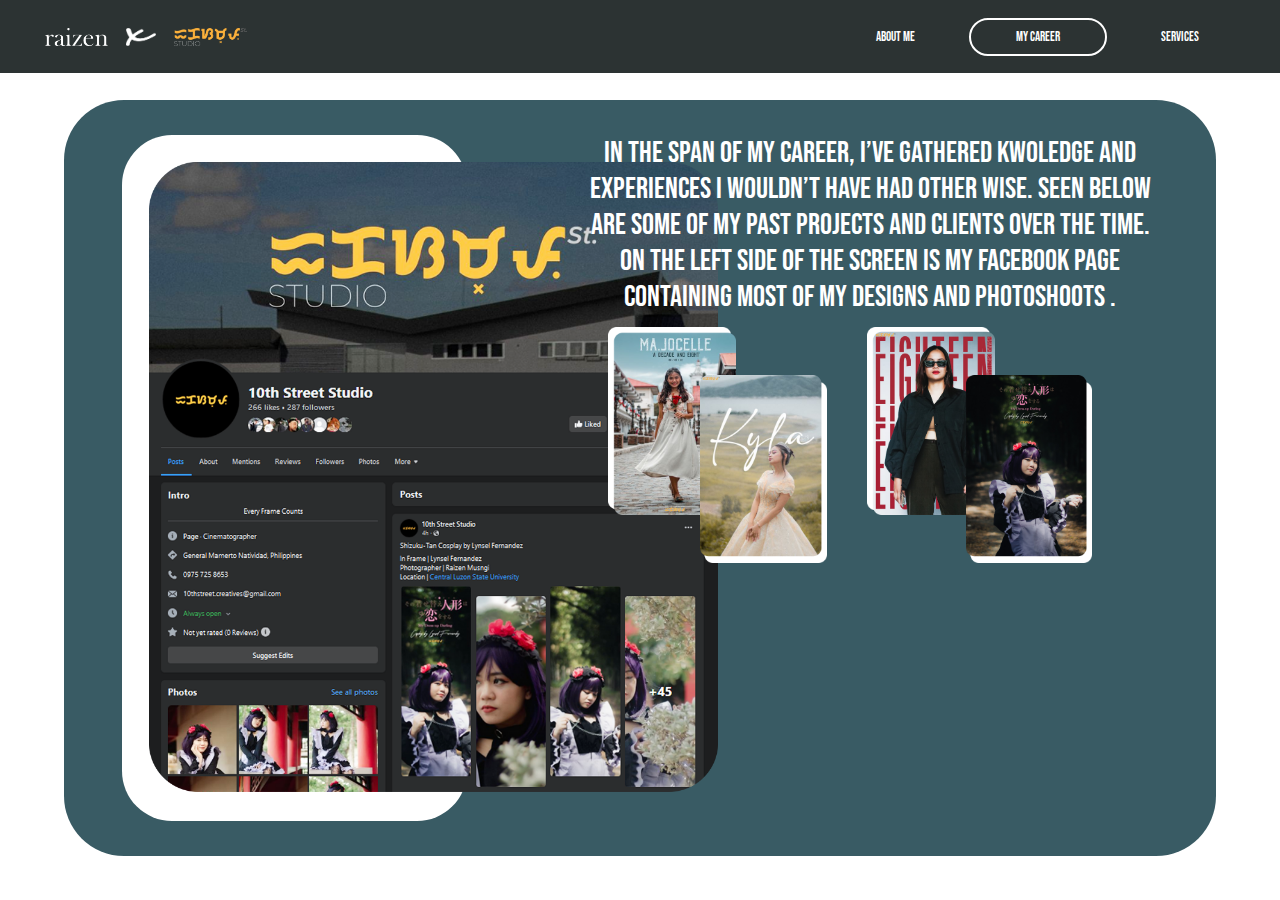
<file: raiz/career.html>
<!DOCTYPE html>

<html>
	<head>
		<meta charset="utf-8">
		<meta name="viewport" content="width=device-width, initial-scale=1">
    	<link rel="stylesheet" href="style.css">
  	    <link rel="icon" type="image/x-icon" href="img/x.png">
		<title>My Career</title>
	</head>

	<body>

		<nav>
    		<div class="menu">

      			<div class="logo">

      				<img src="img/raizen.png" height="20vh">        
        			<img src="img/x.png" height="10vh">        
       				<img src="img/STLOGO2.png" height="15vh">        
      			</div>

      		<ul>
        		<li><a href="index.html">About me</a></li>
        		<li><a href="#" style="border: solid; border-width: .2vw; border-color: white; border-radius: 3vh;">My Career</a></li>
        		<li><a href="services.html">Services</a></li>
      		</ul>

    		</div>
  		</nav>

  		<div class="progress-container">
        	<div class="progress-bar" id="myBar"></div>
  		</div> 

  		<div class="bg2">
  			<div class="whitebg">
  				<a href="https://www.facebook.com/10thstreet.studio" target="_blank"><img src="img/page.png"></a>
  			</div>

  			<div class="mc">
  				<p> in the span of my career, i’ve gathered kwoledge and <br>
					experiences i wouldn’t have had other wise. seen below <br>
					are some of my past projects and clients over the time. <br>
					on the left side of the screen is my facebook page <br>
					containing most of my designs and photoshoots .</p>
  			
  				<img src="img/mc1.png" >
  				<img src="img/mc2.png" style="left: -7%; top: 8%;">
  				<img src="img/mc3.png" style="left: -1%;">
  				<img src="img/mc4.png" style="left: -7%; top: 8%;">

  			</div>


  		</div>

  		<div class="next">
    		<a href="services.html"><img src="img/next.png"></a>
  		</div>

  		<div class="prev">
    		<a href="main.html"><img src="img/next.png"></a>
  		</div>

  	<button onclick="topFunction()" id="topbtn" title="Go to top">Top</button>
    <script src="script.js"></script>	

	</body>

</html>
</file>
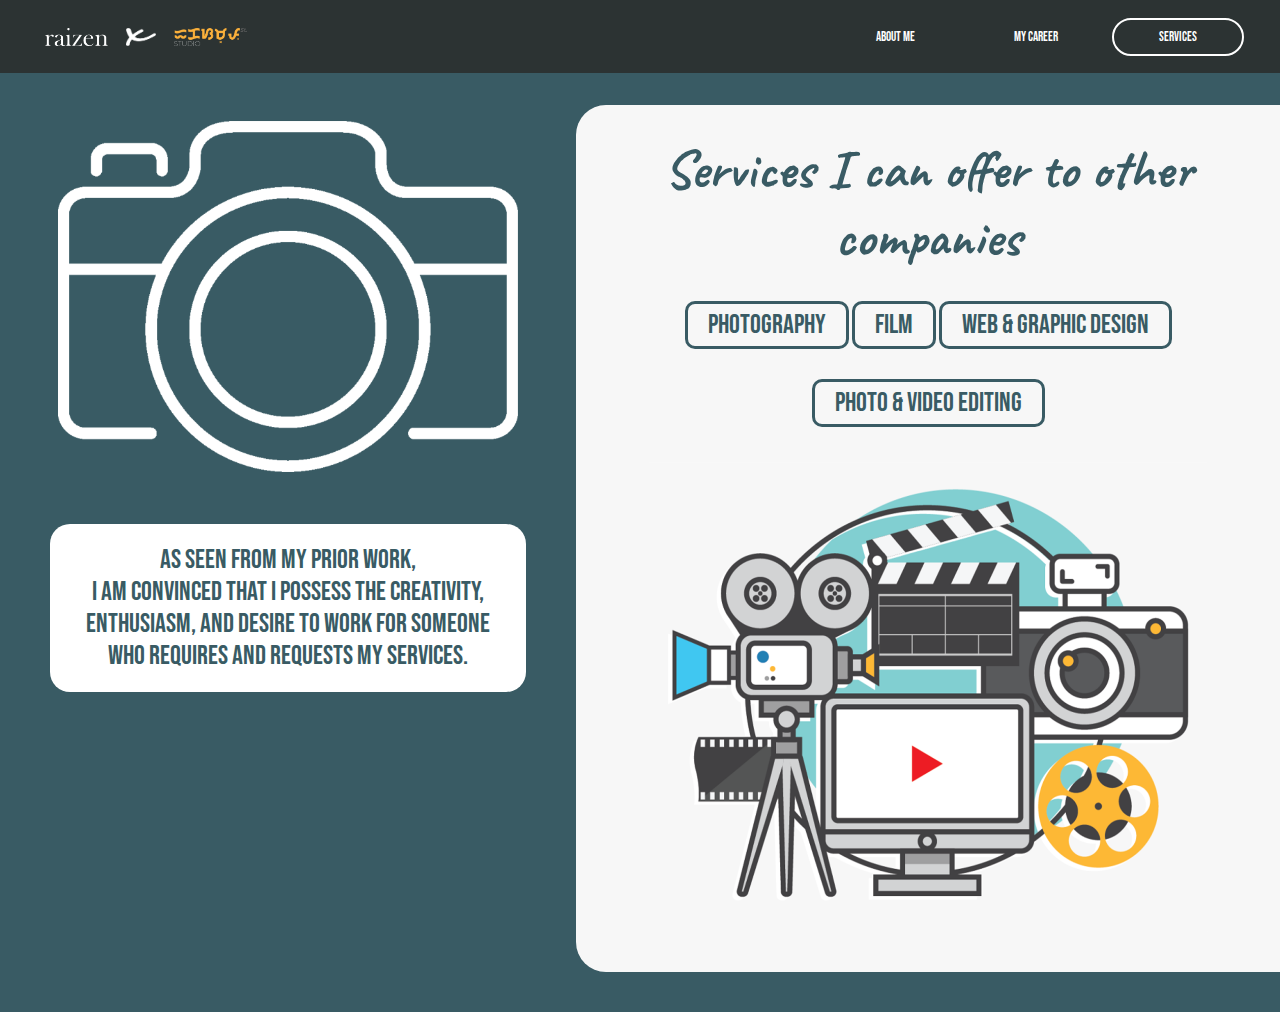
<file: raiz/services.html>
<!DOCTYPE html>

<html>

	<head>
		<meta charset="utf-8">
		<meta name="viewport" content="width=device-width, initial-scale=1">
		<link rel="stylesheet" href="style.css">
		<link rel="icon" type="image/x-icon" href="img/x.png">
		<title>Services</title>
	</head>
	
	<body>

		<nav>
    		<div class="menu">

      			<div class="logo">

      				<img src="img/raizen.png" height="20vh">        
        			<img src="img/x.png" height="10vh">        
       				<img src="img/STLOGO2.png" height="15vh">        
      			</div>

      		<ul>
        		<li><a href="index.html">About me</a></li>
        		<li><a href="career.html" >My Career</a></li>
        		<li><a href="#" style="border: solid; border-width: .2vw; border-color: white; border-radius: 3vh;">Services</a></li>
      		</ul>

    		</div>
  		</nav>

  		<div class="progress-container">
        	<div class="progress-bar" id="myBar"></div>
  		</div> 

  		<div class="serv">

  			<div class="cam">
  				<img src="img/camera.png">
  				<p>As seen from my prior work,<br>
  					I am convinced that I possess the creativity,<br>
  					enthusiasm, and desire to work for someone<br>
  					who requires and requests my services.
  				</p>
  			</div>

  			<div class="offer">
  				<h1>Services I can offer to other companies</h1>
  				<a href="https://en.wikipedia.org/wiki/Photography" target="_blank"><p>Photography</p></a>
  				<a href="https://en.wikipedia.org/wiki/Film" target="_blank"><p>Film</p></a>
  				<a href="https://en.wikipedia.org/wiki/Graphic_design" target="_blank"><p>Web & Graphic Design</p></a>
  				<a href="https://en.wikipedia.org/wiki/Video_editing" target="_blank"><p>Photo & Video Editing</p></a>
  				<img src="img/service.png">
  			</div>
  			
  		</div>

  		<div class="prev">
    		<a href="career.html"><img src="img/next.png"></a>
  		</div>

  		<button onclick="topFunction()" id="topbtn" title="Go to top">Top</button>
    	<script src="script.js"></script>

	</body>

</html>
</file>
<file: IntechWeb/style.css>
@import url('https://fonts.googleapis.com/css2?family=Passion+One:wght@400;700;900&display=swap');

*{
	box-sizing: border-box;
	margin: 0;
	padding: 0;
	font-family: 'Passion One', cursive;
	color: #1b1f26;
}

html{
  scroll-behavior: smooth;
}

div{
	float: left;
}

.log{
	position: fixed;
	display: flex;
	width: 20%;
	height: 10vh;
	padding: 10px;
}

.log h1{
	line-height: 0.75;
	color: #192645;
	transition: 0.3s;
}

.nav a{
	text-decoration: none;
	display: inline-flex;
	transition: 0.3s;
}

.nav p{
	padding: 10px 20px;
}

.nav{
	position: fixed;
	width: 100%;
	height: 10vh;
	padding: 10px;
	text-align: right;
}

.dropdown{
	display: block;
	float: right;
	overflow: hidden;
	margin-right: -500px;
}


.dropdown button{
	background-color: transparent;
	border: none;
	outline: none;
}

.dropdown img{
	height: 30px;
	transition: 0.3s;
}

.dropdown-content {
	margin-top: 0px;
  margin-left: 40%;
  display: none;
  background-color: transparent;
  min-width: 50px;
  z-index: 1;
  transition: 0.3s;
}

.dropdown-content a {
  float: none;
  padding: 12px 12px;
  text-decoration: none;
  display: block;
  text-align: right;
  transition: 0.3s;
}

.dropdown-content a:hover{
	color: midnightblue;
}

.dropdown:hover{
	transition: 0.3s;
	transition: rotate(90deg);
}

.dropdown:hover .dropdown-content {
	transition: 0.3s;
  display: block;
}

@media screen and (max-width: 800px){
	.log h1{
		font-size: 20px;
	}

	.nav p{
		font-size: 0px;
		padding: 0px;
		margin: 0px;
	}

	.dropdown{
		margin-right: 0px;
	}

	.dropdown button:hover{
	transition: rotate(90deg);
}
}




.main{
	width: 100%;
	height: 100vh;
	background-image: url('img/bg.jpg');
	background-size: cover;
	background-repeat: no-repeat;
	background-position: center;
	padding-top: 10%;
	padding-left: 4%;
	font-size: 6vw;
	text-align: left;
	transition: 0.3s;
}

@media screen and (max-width: 800px){
	.main{
		padding-top: 20%;
	}
}

.main h1{
	line-height: 0.7;
}

.main p{
	font-size: 2.5vw;
}

.about{
	width: 100%;
	height: 100vh;
	transition: 0.5s;
}

.abtimg{
	width: 50%;
	height: 100%;
	background-color: #b4c9e8;
	background-image: url('img/product.jpg');
	background-size: cover;
	background-repeat: no-repeat;
	background-position: center;
	padding: 5%;
	display: flex;
  justify-content: center;
  align-items: center;
}

.abtimg img{
	width: auto;
	height: 80%;
	margin: 5%;
	border: solid;
	border-color: white;
	border-width: 2vw;
  transition: all 0.3s ease;
}

.about img:hover{
	border-width: 0px;
  transition: all 0.3s ease;
}

.abtext{
	width: 50%;
	height: 100%;
	display: flex;
	background-color: #b4c9e8;
	justify-content: center;
  align-items: center;

}

.abtext p{
	text-align: center;
	font-size: 40px;
	color: white;
	padding: 50px 50px;
	transition: 0.3s;
}

@media screen and (max-width: 800px){
	.about{
		width: 100%;
		height: 100vh;
	}
	.abtimg, .abtext{
		width: 100%;
		height: 50vh;
	}

	.abtimg img{
		border: none;
		height: 100%;
	}

	.abtext p{
		font-size: 25px;
		padding: 50px 50px;
	}
}

.contact{
	width: 100%;
	height: 100vh;
	background-color: #e3ebef;
	margin: 0;
	padding: 0;
	display: flex;
	text-align: center;
	justify-content: center;
  align-items: center;
}
</file>
<file: inweb/style.css>
@import url('https://fonts.googleapis.com/css2?family=Passion+One:wght@400;700;900&display=swap');

*{
	box-sizing: border-box;
	margin: 0;
	padding: 0;
	font-family: 'Passion One', cursive;
	color: #1b1f26;
}

html{
  scroll-behavior: smooth;
}

div{
	float: left;
}

.log{
	position: fixed;
	display: flex;
	width: 20%;
	height: 10vh;
	padding: 1%;
	z-index: 5;
}

.log h1{
	line-height: 0.75;
	color: #192645;
	transition: 0.3s;
}


.nav{
	width: 100%;
	height: 10vh;
	padding: 10px 20px;
	z-index: 5;
	position: fixed;
	}

.home{
		color: #192645;
		text-decoration: none;
		float: right;
		margin: 7px;
		padding: 10px 60px;	
		transition: 0.3s;
}

.home:hover{
		background-color: #34495e;
		border-radius: 10px;
		color: white;
	}

.drop-down {
	margin-right: 100%;
	float: right;
  list-style: none; 
  overflow: hidden; 
  height: 250px;
  background-color: transparent;
  font-family: Arial;
  width: 150px;
  margin: 0 auto;
  padding: 0;
  text-align: center;
  -webkit-transition: height 0.5s ease;
  transition: height 0.5s ease;
  transition: 0.3s;
}

.drop-down.closed {
  height: 50px;
}

.drop-down li {
  border-bottom: 2% solid #2c3e50;
  border-radius: 10px;
  background-color: #34495e;
  margin: 5% 0%;
  transition: 0.3s;
}

.drop-down li:hover{
  background-color: transparent;
  color: #2c3e50;
  transition: 0.3s;

}

.drop-down li:hover > a{
  background-color: transparent;
  color: #2c3e50;
}

.drop-down li a {
  display: block;
  color: #ecf0f1;
  text-decoration: none;
  padding: 10px;
}

.drop-down li:first-child a:after {
  float: right;
  margin-left: -50px; /* Excessive -margin to bring link text back to center */
  margin-right: 2px;
}

@media screen and (max-width: 800px){
	.log h1{
		font-size: 4vh;
	}

	.home{
		margin: 5px;
		padding: 9px 30px;	
	}

	.drop-down {
  	height: 250px;
  	width: 100px;
}
.drop-down.closed {
  height: 45px;
}
}


.soc{
	position: fixed;
	bottom: 0;
	z-index: 5;
	margin-bottom: 2%;
}

@media screen and (max-width: 800px){
	.soc{
		margin-bottom: 10%;
	}
}

.soc img{
	padding: 20%;
	width: 7vh;
	display: block;
	transition: 0.3s;
	opacity: 30%;
}

.soc img:hover{
	width: 9vh;
	opacity: 100%;
}



.main{
	width: 100%;
	height: 100vh;
	background-image: url('img/bg.jpg');
	background-size: cover;
	background-repeat: no-repeat;
	background-position: center;
	padding-top: 10%;
	padding-left: 4%;
	font-size: 500%;
	text-align: left;
	transition: 0.3s;
}


.shop{
	margin-top: 1%;
}

.shop a{
	width: 120%;
	text-decoration: none;
	align-items: center;
	overflow: hidden;
	border: solid;	
	display: flex;
	border-color: #1b1f26;
  transition: all 0.3s ease;
}

.shop a:hover{
	width: 140%;
}

.shop p{
	text-align: center;
	padding: 2%;
  transition: all 0.3s ease;
}

.shop a:hover{
	background-color: #1b1f26;
}

.shop a:hover > .hvrtxt{
	color: white;
}


@media screen and (max-width: 800px){
	.main{
		padding-top: 20%;
		font-size: 5vh;
	}

	.shop{
		height: 100vh;
	}

	.shop a .hvrtxt{
		width: 100%;
		height: 10vh;
		font-size: 5vw;
		padding: 0%;
		display: flex;
		align-items: center;
		justify-content: center;
	}

	.shop a:hover{
		width: 140%;
	}
}

.main h1{
	line-height: 0.7;
}

.main p{
	font-size: 2.5vw;
}

.about{
	width: 100%;
	height: auto;
	transition: 0.5s;
}

.abtimg{
	width: 50%;
	height: 100vh;
	background-color: #b4c9e8;
	background-image: url('img/product.jpg');
	background-size: cover;
	background-repeat: no-repeat;
	background-position: center;
	padding: 5%;
	display: flex;
  justify-content: center;
  align-items: center;
  overflow: hidden;
}

.abtimg img{
	width: 90%;
	margin: 5%;
	border: solid;
	border-color: white;
	border-width: 2vw;
  transition: all 0.3s ease;
}

.about img:hover{
	border-width: 0px;
  transition: all 0.3s ease;
}

.abtext{
	width: 50%;
	height: 100vh;
	display: inline-block;
	background-color: #b4c9e8;
	justify-content: center;
  align-items: center;
  overflow: hidden;
  text-align: center;
  padding: 2% 0%;
}

.abtext h1{
	color: #b4c9e8;
}

.abtext h2{
	color: white;
	font-size: 4vw;
}

.abtext p{
	text-align: justify;
	color: white;
	padding: 5% 5%;
	transition: 0.3s;
	font-size: 2.5vw;
}

#review {
	position: relative;
	background-color: white;
	border-radius: 30px;
	padding: 10px;
	overflow: hidden;
  margin: 3%;
}

#review figure {
	position: relative;
	width: 500%;
	margin: 0;
	left: 0;
	z-index: 1;
	animation: 20s review infinite;
}
#review figure img {
	width: 20%;
	float: left;
}

@keyframes review {
	 0% {
      left: 0;
  }
  20% {
      left: 0;
  }
  25% {
      left: -100%;
  }
  45% {
      left: -100%;
  }
  50% {
      left: -200%;
  }
  70% {
      left: -200%;
  }
  75% {
      left: -300%;
  }
  95% {
      left: -300%;
  }
  100% {
      left: -400%;
  }
}

@media screen and (max-width: 800px){
	.about{
		width: 100%;
		height: auto;
	}
	.abtimg{
		width: 100%;
		height: 60vh;
	}

	.abtext{
		width: 100%;
		height: auto;
	}

	#review{
		width: auto;
	}

	.abtimg img{
		border: none;
		width: 100%;
		height: auto;
	}

	.abtext p{
		font-size: 25px;
		padding: 5% 5%;
	}
}



.post{
	background-image: url('img/paper.jpg');
	background-size: cover;
	background-repeat: no-repeat;
	background-position: center;
	float: left;
	align-items: center;
	justify-content: center;
	text-align: center;
	margin: auto;
	padding-left: 4%;
	overflow: hidden;
	width: 100%;
	height: auto;
	transition: 0.5s;
}

.post p{
	text-align: center;
	font-size: 5vh;
	transition: 0.3s;
	color: #192645;
	}



.daily{
	width: 40%;
	margin: 6% 0%;
	text-align: center;
	align-items: center;
	justify-content: center;
  overflow: hidden;
}

#slider {
	overflow: hidden;
  background-color: white;
  border-style: solid;
  border-radius: 30px;
  border-width: 10px;
  border-color: #192645;
  background-color: #849bff;
  margin: 5%;
  margin-bottom: 1%;
}

#slider figure {
	position: relative;
	width: 500%;
	margin: 0;
	left: 0;
	animation: 15s slider infinite;
}
#slider figure img {
	width: 20%;
	float: left;
}

@keyframes slider {
 	0% {
      left: 0;
  }
  20% {
      left: 0;
  }
  25% {
      left: -100%;
  }
  45% {
      left: -100%;
  }
  50% {
      left: -200%;
  }
  70% {
      left: -200%;
  }
  75% {
      left: -300%;
  }
  95% {
      left: -300%;
  }
  100% {
      left: -400%;
  }
}


.shoplink{
	width: 60%;
	padding: 5%;
	display: flex;
	align-items: center;
	justify-content: center;
	text-align: center;
}


.shoplink a{
	text-decoration: none;
}


.shoplink img{
	width: 20vw;
	border-radius: 7vh;
	border: solid;
	border-width: 10px;
  border-color: #192645;
	transition: 0.3s;
	margin: 5px 10px;
}

.shoplink img:hover{
	transform: translate(0%, -6%);
	border-width: 10px;	
}




@media screen and (max-width: 800px){

	.post{
		width: 100%;
		height: auto;
		padding-left: 0%;
	}

	.post p{
		font-size: 3vh;
	}
	.daily{
		width: 100%;
	}

	.shoplink{
		width: 100%;
	}

	.shoplink img{
		width: 45vw;
		border-radius: 5vh;
		border-width: 5px;

	}


}

.foot{
	width: 100%;
}

.mapimg{
	width: 70%;
	height: 100vh;
	padding: 3%;
	display: inline-block;
	text-align: center;
  justify-content: center;
  align-items: center;
  overflow: hidden;
	background-color: #b4c9e8;
}

.mapimg p{
	padding: 5% 0%;
	color: white;
	font-size: 8vh;
}

.mapimg iframe{
	width: 55vw;
	height: 60vh;
	border: solid;
	border-width: 2vh;
	border-color: white;
	border-radius: 10px;
	transition: 0.3s;
}

.mapimg iframe:hover{
	width: 60vw;
	height: 65vh;
}


@media screen and (max-width: 800px){
	.mapimg iframe{
		width: 80vw;
		height: 80vh;
	}

	.mapimg iframe:hover{
		width: 85vw;
		height: 85vh;
	}

	.mapimg p{
		font-size: 4vh;
	}
}

.contact{
	width: 30%;
	height: 100vh	;
	display: block;
	padding: 4%;
	align-items: center;
	text-align: center;
	overflow:	 hidden;

}

.contact img:not(table *){
	height: 20vw;
}

.contact p{
	margin: 5% 0%;
	font-size: 3vh;
	text-align: justify;
}



table{
	text-align: left;
	padding-bottom: 50px;
}

table img{
	width: 3vh;
	margin-right: 20px;
}

@media screen and (max-width: 800px){

	.contact img:not(table *){
	height: 40vh;
	}

	.mapimg{
		width: 100%;
	}

	.contact{
		width: 100%;
	}

}




.next{
  position: absolute;
  bottom: 3%;
  filter: opacity(20%) invert(20%);
  transition: all 0.3s ease;
  transform: rotate(90deg);
}

.next:hover{
  filter: invert(20%);
  transition: all 0.3s ease;
  bottom: 1%;
  transform: rotate(90deg);
}

.next img{
  padding: 20px;
  width: 10vh;
  transition: all 0.3s ease;
}

.next2{
	position: absolute;
  filter: opacity(20%) invert(20%);
  transition: all 0.3s ease;
  transform: rotate(90deg);
  bottom: -100%;
  left: 72%;
}



.next2:hover{
  filter: invert(20%);
  transition: all 0.3s ease;
  transform: rotate(90deg);
  bottom: -102%;

}

.next2 img{
  padding: 20px;
  height: 75px;
  transition: all 0.3s ease;

}

@media screen and (max-width: 800px){
	.next2{
		display: none;
	}
}

.progress-container {
	position: fixed;
  width: 100%;
  height: 8px;
  z-index: 5;
}

.progress-bar {
  height: 8px;
  background: #192645;
  opacity: 80%;
  width: 0%;
}

#topbtn {
  display: none;
  position: fixed;
  bottom: 20px;
  right: 20px;
  z-index: 10;
  border: none;
  background-color: #192645;
  color: white;
  cursor: pointer;
  padding: 15px;
  border-radius: 10px;
  font-size: 18px;
  opacity: 50%;
  transition: 0.3s;
}

#topbtn:hover {
	opacity: 100%;
	bottom: 25px;
}

@media screen and (max-width: 800px){
	.progress-bar{
		height: 3px;
	}
}
</file>
<file: inweb/styleProds.css>
.topprod{
    width: 100%;
    height: 100vh;
    background-image: url('img/paper.jpg');
    background-size: cover;
    background-repeat: no-repeat;
    background-position: center;
}

.dairyh{
	width: 100%;
	height: 15vh;
	display: block;
    text-align: center;
    padding: 3% 0%;
    transition: 0.3s;
}


.dairyh h1{
    font-size: 5vw;
    transition: 0.3s;
}

.dairyh p{
    font-size: 1.5vw;
    transition: 0.3s;
}

@media screen and (max-width: 800px){
    .dairyh{
        padding-top: 20%;
    }

    .dairyh h1{
        font-size: 8vw;
    }

    .dairyh p{
        font-size: 3vw;
    }
}

.slides{
	width: 100%;
	height: 85vh;
	display: flex;
	justify-content: center;
	align-items: center;
	text-align: center;
}

.carousel{
    height: 65vh;
    width: 200vw;
    margin-top: 40px;
    margin-bottom: 40px;
    max-width: 80vw;
    overflow-x: hidden;
    position: relative;
    display: flex;
    justify-content: flex-start;
    border-radius: 20px;
    border: solid;
    border-width: 5px;
    border-color: #1b1f26;
}


.carousel-inner{
    height: 100%;
    display: flex;
    transition: all ease .5s;
}

.carousel-item{
    flex: 1;
    height: 100%;
    display: flex;
    flex-direction: column;
    align-items: center;
    justify-content: center;
    overflow: hidden;
}

.carousel-item img{
	width: 80vw;
    transition: 0.3s;
}

@media screen and (max-width: 800px){
    .carousel-item img{
    height: 120%;
    width: auto;
}
}

.carousel-item h1{
	position: absolute;
    opacity: .5;
}


.carousel-indicators{
    position: absolute;
    bottom: 12px;
    left: 50%;
    transform: translateX(-50%);
    text-align: center;
}

.carousel-indicators span{
    display: inline-block;
    background-color: white;
    width: 30px;
    height: 10px;
    border-radius: 2px;
    opacity: .5;
    cursor: pointer;
    margin: 10px;
    transition: 0.3s;
}

@media screen and (max-width: 800px){

    .carousel-indicators span{
    width: 20px;
    height: 20px;
    margin: 6px;
    border-radius: 2px;
}

}


.carousel-indicators span.active{
    opacity: 1;
}

.dairyprod{
	width: 100%;
	height: 100vh;
}

.imgprod{
	width: 50%;
	height: 100vh;
	display: flex;
	justify-content: center;
	align-items: center;
}

.imgprod img{
	width: 60vh;
	height: auto;
    border: solid;
    border-width: 5px;
    border-radius: 20px;
    transition: 0.3s;
}

.imgprod img:hover{
    transform: translate(0%, -10%);

}

.infoprod{
	width: 50%;
	height: 100vh;
	background-color: #b4c9e8;
	display: block;
	text-align: center;
	align-items: center;
	justify-content: center;

}

.infoprod h1{
    margin-top: 10%;
    margin-left: 10%;
    margin-right: 10%;
    font-size: 5vw;
    border: solid;
    border-width: 5px;
    border-radius: 20px;
    border-color: #1b1f26;
    transition: 0.3s;
    padding: 0px 10px;
}

.infoprod h1:hover{
    background-color: #1b1f26;
    color: #b4c9e8;
}

.infoprod p{
    font-size: 2.5vw;
    text-align: justify;
    padding: 5% 10%;
}

.infoprod h5{
    font-size: 1.5vw;
    color: white;
}

.infoprod h6{
    font-size: 1.5vw;
}


.infoprod input{
    width: 40px;
    height: 40px;
    padding: 2px;
    margin: 1%;
    text-align: center;
    border: none;
}


button{
	padding: 10px;
	background-color: white;
	border: solid;
	border-color: white;
	border-radius: 5px;
    transition: 0.3s;
}

button:hover{
	background-color: transparent;
}


@media screen and (max-width: 800px){
    
    .dairyprod{
        height: 50vh;
    }

    .imgprod, .infoprod{
        width: 50%;
        height: 50vh;
    }

    .infoprod{
        overflow: auto;
    }

    .infoprod h1{
        margin-top: 3vh;
        border-width: 2.5px;
        border-radius: 10px;
        padding: 0px 5px;
        font-size: 7vw;
    }

    .infoprod p{
        font-size: 3.5vw;
    }

    .infoprod h5{
        font-size: 3vw;
    }   

    .infoprod h6{
        font-size: 3vw;
    }

    .infoprod input{
        width: 30px;
        height: 30px;
    }

    .imgprod img{
        width: 40vw;
    }

    button{
        padding: 5px;
    }
}
</file>
<file: Port/style.css>
@import url('https://fonts.googleapis.com/css2?family=Caveat:wght@400;500;600;700&display=swap');
@import url('https://fonts.googleapis.com/css2?family=Bebas+Neue&display=swap');

*{
  margin: 0;
  padding: 0;
  box-sizing: border-box;
  font-family: 'Bebas Neue', cursive;
}


nav{
  position: fixed;
  background-color: rgb(44, 51, 51);
  width: 100%;
  padding: 20px 0;
  z-index: 12;
}

nav .menu{
  max-width: 1250px;
  margin: auto;
  display: flex;
  align-items: center;
  justify-content: space-between;
  padding: 0 30px;
}

.menu .logo img{
  padding: 0px 2px;
}

.menu ul{
  display: inline-flex;
}

.menu ul li{
  list-style: none;
  margin-left: 7px;
}


.menu ul li:first-child{
  margin-left: 0px;
}


.menu ul li a{
  text-decoration: none;
  color: #fff;
  font-size: 1.2vw;
  font-weight: 500;
  padding: 5px 15px;
  border-radius: 2px;
  transition: all 0.3s ease;
}


.menu ul li a:hover{
  background-color: white;
  color: rgb(44, 51, 51);
  border-radius: 12px;

}


.bg{
  position: relative;  
  top: 100px;
  margin-bottom: 10%;
  border-radius: 0px 60px 60px 0px;
  margin-right: 20%;
  background-color: rgb(57,91,100);
  display: flex;
  flex-wrap: wrap;

}


.info{
  position: relative;
  margin-top: 30px;
  width: 100%;
  text-align: center;
  flex: 55%;
}


.info h1{
  padding-top: 40px;
  font-size: 5.5vw;
  font-family: 'Caveat', cursive;
  color: #fff;
}


.info p{
  font-size: 3vw;
  color: #fff;
}


.contact{
  margin-bottom: 3%;
  margin-right: 3%;
  background-color: white;
  width: 60vh;
  height: 27vh;
  border-radius: 0px 30px 30px 0px;
  padding-left: 3%;
  transition: all 0.3s ease;
}

.contact:hover{
  width: 70vh;
}


.contact p{
  position: absolute;
  font-size: 4vh;
  padding: 0px 0px 0px 50px;
  color: rgb(44, 51, 51);
}

.contact img{
  filter: invert(15%);
  position: absolute;
  color: rgb(44, 51, 51);
  height: 4vh;
}

.me img{
  height: 75vh;
  margin-right: calc(0% - 20vw);
  flex: 45%;
  transition: all 0.3s ease;

}

.me img:hover{
  height: 90vh;
  filter: brightness(1.1);
}


@media (max-width: 800px) {
 .info, .me img,{
    flex: 100%;
  }
}

.socmeds{
  margin: 5%;
}

.socmeds img{
  height: 10vh;
  padding: 5px; 
  filter: invert(100%);
  transition: all 0.3s ease;

}

.socmeds img:hover{
  height: 12vh;
  filter: invert(15%);
}


/*  Career CSS  */

.bg2{  
  position: relative;  
  top: 100px;
  left: 5%;
  margin-bottom: 10%;
  border-radius: 60px;
  background-color: rgb(57,91,100);
  width: 90%;
  height: 90%;
  display: flex;
  flex-wrap: wrap;
}

.whitebg{
  margin-top: 3%;
  margin-left: 5%;
  margin-right: 5%;
  margin-bottom: 3%;
  background-color: white;
  padding: 10px;
  width: 30%;
  height: 80%;
  border-radius: 50px;

}

.whitebg img{
  margin-top: 3%;
  margin-bottom: 2%;
  margin-left: 3%;
  height: 450px;
  flex: 50%;
  transition: all 0.3s ease;
}

.whitebg img:hover{
  filter: brightness(1.2);
  margin-left: 7%;
  border: solid;
  border-width: 10px;
  border-color: white;
  border-radius: 40px;
  transition: all 0.3s ease;
}


.mc{
  color: white;
  font-size: 30px;
  margin: 30px 50px 20px 50px;
  text-align: center;
  padding: 5px;
  flex: 50%;
  margin-bottom: 10%;
}


.mc img{
  position: relative;
  height: 200px;
  margin-top: 2%;
  margin-bottom: 2%;
  padding-bottom: 2%;
  transition: all 0.3s ease;
}

.mc img:hover{
  height: 275px;
}


@media (max-width: 800px) {
 .whitebg .whitebg img,.mc {
    flex: 100%;
  }
}

/* Services CSS */

.serv{
  position: relative;
  top: 65px;
  background-color: rgb(57,91,100);
  background-size: cover;
  background-position: center;
  display: flex;
  flex-wrap: wrap;
}

.cam{
  flex: 45%;
  text-align: center;
}

.cam img{
  margin-top: 5%;
  padding-top: 10%;
  height: 45vh;
  padding: 30px;
  transition: all 0.3s ease;
}

.cam img:hover{
  filter: invert(80%);
  height: 50vh;

}


.cam p{
  padding: 20px;
  margin: 20px 50px 0px 50px;
  color: rgb(57,91,100);
  font-size: 3vh;
  border-radius: 20px;
  background-color: white;
  transition: all 0.3s ease;
}

.cam p:hover{
  font-size: 3.5vh
}

.offer{
  flex: 55%;
  background-color: #f7f7f7;
  color: rgb(57,91,100);
  text-align: center;
  border-radius: 30px 0px 0px 30px;
  margin: 40px 0px;
}

.offer h1{
  font-family: 'Caveat', cursive;
  font-size: 6vh;
  margin-top: 30px;
  margin-left: 5%;
  margin-right: 5%;
}

.offer p{
  border: solid;
  border-radius: 10px;
  font-size: 3vh;
  margin-top: 30px;
  display: inline-flex;
  flex-wrap: wrap;
  padding: 5px 20px;
  transition: all 0.3s ease;

}

.offer a{
  color: rgb(57,91,100);
  text-decoration: none;
  transition: all 0.3s ease;

}

.offer p:hover{
  border: solid;
  background-color: rgb(57,91,100);
  color: white;
  transition: all 0.3s ease;
  font-size: 4vh;
}

.offer img{
  padding: 5%;
  height: 60vh;
  width: 70vh;
  transition: all 0.3s ease;
}

.offer img:hover{
  height: 70vh;
  width: 80vh;
}



@media (max-width: 800px) {
  .cam, .offer {
    flex: 100%;
  }
}

.next{
  position: fixed;
  top: 50%;
  right: 3%;
  filter: opacity(0%) invert(20%);
  transition: all 0.3s ease;
}

.next:hover{
  filter: invert(20%);
  right: 1%;
  transition: all 0.3s ease;

}

.next img{
  padding: 30px;
  height: 100px;
  background-color: rgba(255,255,255, 0.2);
  border-radius: 100px;
  transition: all 0.3s ease;

}

.prev{
  position: fixed;
  top: 50%;
  left: 3%;
  filter: opacity(0%) invert(20%);
  transition: all 0.3s ease;
}

.prev:hover{
  filter: invert(20%);
  left: 1%;
}

.prev img{
  transform: rotate(180deg);
  padding: 30px;
  height: 100px;
  background-color: rgba(255,255,255, 0.2);
  border-radius: 100px;
}
</file>
<file: raiz/style.css>
@import url('https://fonts.googleapis.com/css2?family=Caveat:wght@400;500;600;700&display=swap');
@import url('https://fonts.googleapis.com/css2?family=Bebas+Neue&display=swap');

*{
  margin: 0;
  padding: 0;
  box-sizing: border-box;
  font-family: 'Bebas Neue', cursive;
}

html{
  scroll-behavior: smooth;
}


nav{
  position: fixed;
  background-color: rgb(44, 51, 51);
  width: 100%;
  padding: 3vh 0;
  z-index: 12;
}

@media screen and (max-width: 800px){
  nav{
    padding: 2vh 0;
  }
}

nav .menu{
  margin: auto;
  display: flex;
  align-items: center;
  justify-content: space-between;
  padding: 0vh 4vh;
}

.logo{
  display: flex;
  justify-content: center;
  align-items: center;
  text-align: center;
}

.menu .logo img{
  padding: 0px 1vh;
  height: 2vh;
}

.menu ul{
  float: right;
  display: flex;
}

@media screen and (max-width: 800px){
  .menu ul{
    margin-top: -1vh;
  }
}

.menu ul li{
  list-style: none;
  margin-left: 1vh;
}


.menu ul li:first-child{
  margin-left: 0px;
}


.menu ul li a{
  text-decoration: none;
  color: #fff;
  font-size: 1vw;
  font-weight: 500;
  padding: 1vh 5vh;
  border-radius: 2vh;
  transition: all 0.3s ease;
}

@media screen and (max-width: 800px){
  .menu ul li a{
    font-size: 2vw;
  }
}


.menu ul li a:hover{
  background-color: white;
  color: rgb(44, 51, 51);
  border-radius: 12px;

}


.bg{
  position: relative;  
  top: 12vh;
  margin-bottom: 10%;
  border-radius: 0px 60px 60px 0px;
  margin-right: 20%;
  background-color: rgb(57,91,100);
  display: flex;
  flex-wrap: wrap;

}


.info{
  position: relative;
  margin-top: 30px;
  width: 100%;
  text-align: center;
  flex: 55%;
}


.info h1{
  padding-top: 5%;
  font-size: 5.5vw;
  font-family: 'Caveat', cursive;
  color: #fff;
  margin-bottom: 5%;
}


.info p{
  font-size: 3vw;
  color: #fff;
}


.contact{
  width: 30%;
  margin-bottom: 3%;
  margin-right: 3%;
  background-color: white;
  width: 60vh;
  height: 27vh;
  border-radius: 0px 30px 30px 0px;
  padding-left: 3%;
  transition: all 0.3s ease;
  overflow: hidden;
}

.contact:hover{
  width: 70vh;
}


.contact img{
  filter: invert(15%);
  color: rgb(44, 51, 51);
  height: 4vh;
  margin-bottom: 2%;
}

table{
  text-align: left;
  padding: 15% 0;
}

@media screen and (max-width: 200px){

  table{
    padding: 0% 0;
    margin: 0;
  }

  .contact img{
    margin-bottom: 0%;
  }


}



.text{
  font-size: 3vh;
  color: rgb(44, 51, 51);
  padding-left: 3%;
}

.me img{
  height: 75vh;
  margin-right: calc(0% - 20vw);
  flex: 45%;
  transition: all 0.3s ease;
}

.me img:hover{
  height: 90vh;
  filter: brightness(1.1);
}


@media (max-width: 800px) {
 .info, .me img,{
    flex: 100%;
  }
}

.socmeds{
  margin: 5%;
}

.socmeds img{
  height: 10vh;
  padding: 2vh; 
  filter: invert(100%);
  transition: all 0.3s ease;

}

.socmeds img:hover{
  height: 12vh;
  filter: invert(15%);
}


/*  Career CSS  */

.bg2{  
  position: relative;  
  top: 100px;
  left: 5%;
  margin-bottom: 10%;
  border-radius: 60px;
  background-color: rgb(57,91,100);
  width: 90%;
  height: 90%;
  display: flex;
  flex-wrap: wrap;
}

.whitebg{
  margin-top: 3%;
  margin-left: 5%;
  margin-right: 5%;
  margin-bottom: 3%;
  background-color: white;
  padding: 2vh;
  width: 30%;
  height: 80%;
  border-radius: 50px;

}

.whitebg img{
  margin-top: 3%;
  margin-bottom: 2%;
  margin-left: 3%;
  height: 70vh;
  flex: 50%;
  transition: all 0.3s ease;
}

.whitebg img:hover{
  filter: brightness(1.2);
  margin-left: 7%;
  border: solid;
  border-width: 10px;
  border-color: white;
  border-radius: 40px;
  transition: all 0.3s ease;
}


.mc{
  color: white;
  font-size: 30px;
  margin: 30px 50px 20px 50px;
  text-align: center;
  padding: 5px;
  flex: 50%;
  margin-bottom: 10%;
}


.mc img{
  position: relative;
  height: 200px;
  margin-top: 2%;
  margin-bottom: 2%;
  padding-bottom: 2%;
  transition: all 0.3s ease;
}

.mc img:hover{
  height: 275px;
}


@media (max-width: 800px) {
 .whitebg .whitebg img,.mc {
    flex: 100%;
  }
}

/* Services CSS */

.serv{
  position: relative;
  top: 65px;
  background-color: rgb(57,91,100);
  background-size: cover;
  background-position: center;
  display: flex;
  flex-wrap: wrap;
}

.cam{
  flex: 45%;
  text-align: center;
}

.cam img{
  margin-top: 5%;
  padding-top: 10%;
  height: 45vh;
  padding: 3vh;
  transition: all 0.3s ease;
}

.cam img:hover{
  filter: invert(80%);
  height: 50vh;

}


.cam p{
  padding: 20px;
  margin: 20px 50px 0px 50px;
  color: rgb(57,91,100);
  font-size: 3vh;
  border-radius: 20px;
  background-color: white;
  transition: all 0.3s ease;
}

.cam p:hover{
  font-size: 3.5vh
}

.offer{
  flex: 55%;
  background-color: #f7f7f7;
  color: rgb(57,91,100);
  text-align: center;
  border-radius: 30px 0px 0px 30px;
  margin: 40px 0px;
}

.offer h1{
  font-family: 'Caveat', cursive;
  font-size: 6vh;
  margin-top: 30px;
  margin-left: 5%;
  margin-right: 5%;
}

.offer p{
  border: solid;
  border-radius: 10px;
  font-size: 3vh;
  margin-top: 30px;
  display: inline-flex;
  flex-wrap: wrap;
  padding: 5px 20px;
  transition: all 0.3s ease;

}

.offer a{
  color: rgb(57,91,100);
  text-decoration: none;
  transition: all 0.3s ease;

}

.offer p:hover{
  border: solid;
  background-color: rgb(57,91,100);
  color: white;
  transition: all 0.3s ease;
  font-size: 4vh;
}

.offer img{
  padding: 5%;
  height: 60vh;
  width: 70vh;
  transition: all 0.3s ease;
}

.offer img:hover{
  height: 70vh;
  width: 80vh;
}



@media (max-width: 800px) {
  .cam, .offer {
    flex: 100%;
  }
}

.next{
  position: fixed;
  top: 50%;
  right: 3%;
  filter: opacity(0%) invert(20%);
  transition: all 0.3s ease;
}

.next:hover{
  filter: invert(20%);
  right: 1%;
  transition: all 0.3s ease;

}

.next img{
  padding: 30%;
  height: 15vh;
  background-color: rgba(255,255,255, 0.2);
  border-radius: 100px;
  transition: all 0.3s ease;

}

.prev{
  position: fixed;
  top: 50%;
  left: 3%;
  filter: opacity(0%) invert(20%);
  transition: all 0.3s ease;
}

.prev:hover{
  filter: invert(20%);
  left: 1%;
}

.prev img{
  transform: rotate(180deg);
  padding: 30%;
  height: 15vh;
  background-color: rgba(255,255,255, 0.2);
  border-radius: 100px;
}

.progress-container {
  position: fixed;
  width: 100%;
  height: 8px;
  z-index: 100;
}

.progress-bar {
  height: 4px;
  background: white;
  width: 0%;
}

@media screen and (max-width: 800px){
  .progress-bar{
    height: 2px;
  }
}

#topbtn {
  display: none;
  position: fixed;
  bottom: 20px;
  right: 20px;
  z-index: 10;
  border: none;
  background-color: rgb(57,91,100);
  color: white;
  cursor: pointer;
  padding: 1%;
  border-radius: 10px;
  font-size: 2vh;
  opacity: 50%;
  transition: 0.3s;
}

#topbtn:hover {
  opacity: 100%;
  bottom: 22px;
}
</file>
